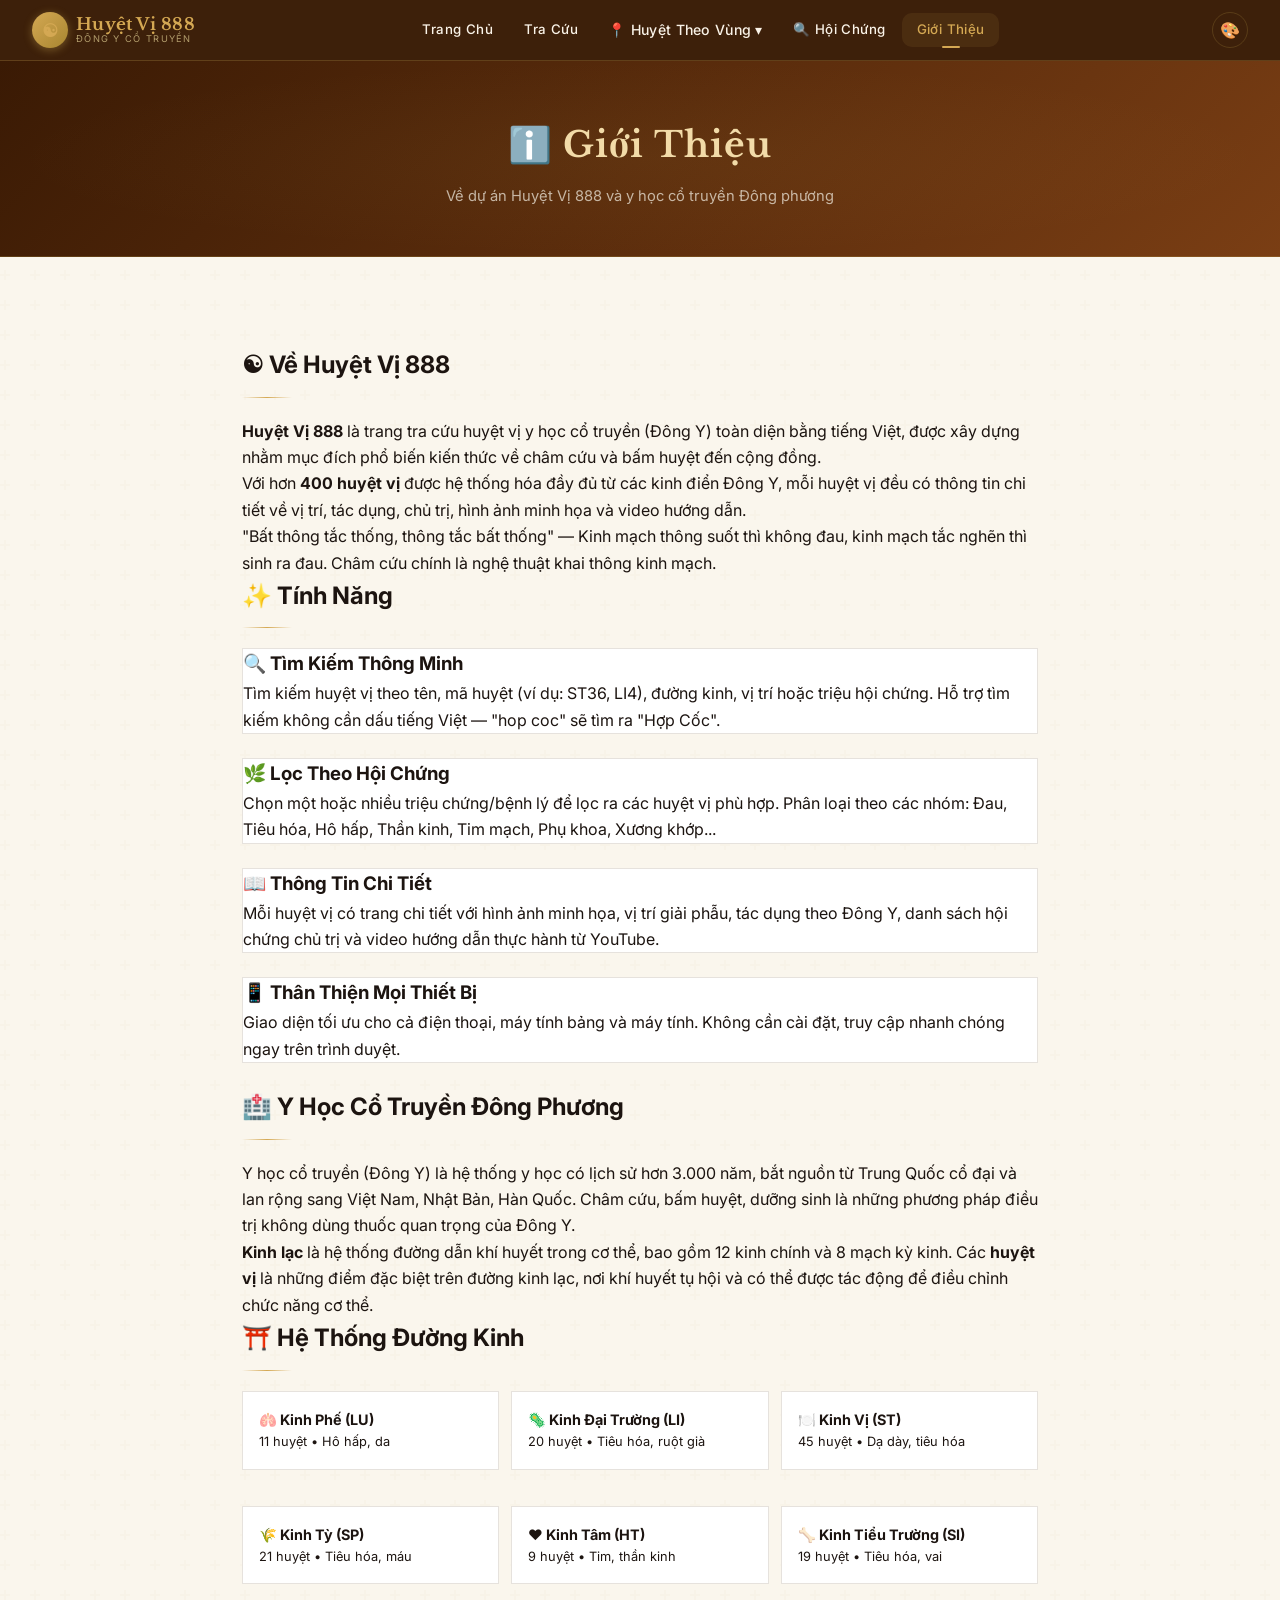
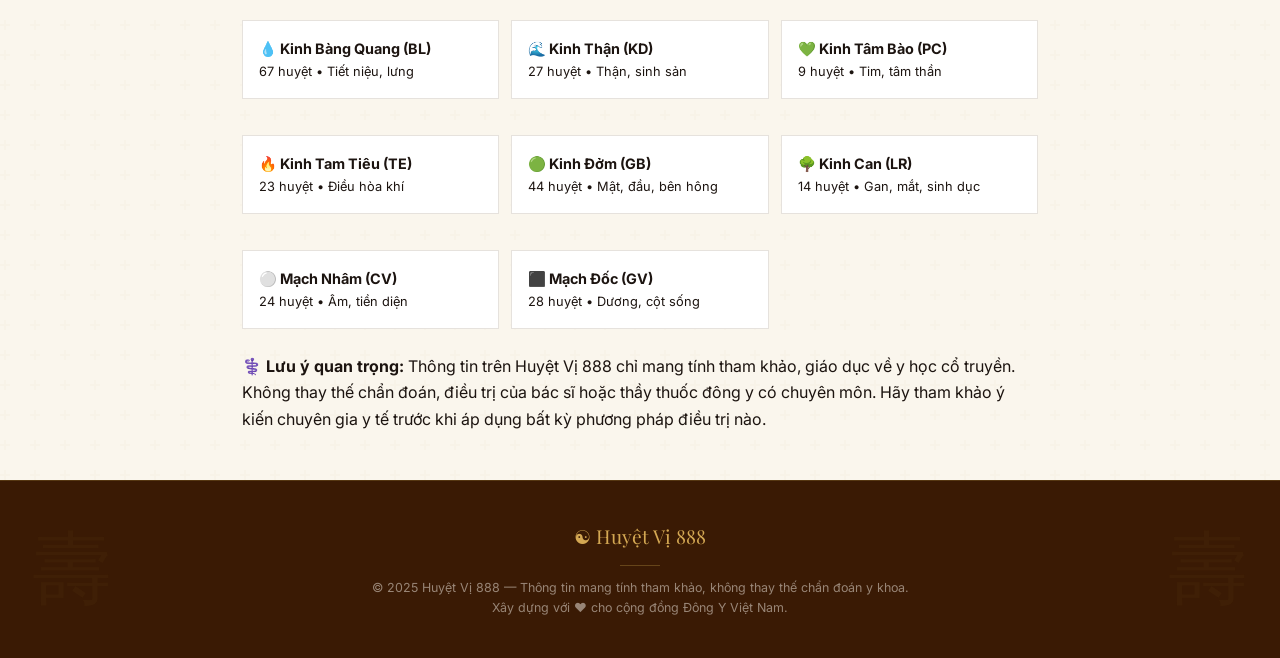
<file: about.html>
<!DOCTYPE html>
<html lang="vi">
<head>
  <meta charset="UTF-8">
  <meta name="viewport" content="width=device-width, initial-scale=1.0">
  <title>Giới Thiệu — Huyệt Vị 888</title>
  <meta name="description" content="Giới thiệu về dự án Huyệt Vị 888 — trang tra cứu huyệt vị Đông Y toàn diện bằng tiếng Việt.">
  <link rel="stylesheet" href="assets/css/style.css">

<style>
.map-nav-dropdown { position: relative; }
.map-nav-btn {
  background: none; border: none; cursor: pointer;
  color: var(--cream, #f5f0e8); font: inherit; font-size: 0.88rem;
  font-weight: 500; letter-spacing: 0.02em;
  padding: 0.4rem 0.85rem; border-radius: 4px;
  transition: color 0.2s, background 0.2s; white-space: nowrap;
}
.map-nav-btn:hover { background: rgba(201,168,76,0.1); color: var(--gold, #c9a84c); }
.map-nav-panel {
  position: absolute; top: calc(100% + 10px); left: 50%;
  transform: translateX(-50%) translateY(-8px);
  min-width: 280px; max-width: 340px;
  background: #fff; border-radius: 10px;
  box-shadow: 0 8px 32px rgba(0,0,0,0.18);
  opacity: 0; pointer-events: none;
  transition: opacity 0.25s ease, transform 0.25s ease;
  z-index: 500; padding: 0.5rem;
  border: 1px solid rgba(0,0,0,0.08);
}
.map-nav-dropdown.open .map-nav-panel {
  opacity: 1; pointer-events: all;
  transform: translateX(-50%) translateY(0);
}
.mnd-card {
  display: flex; align-items: center; gap: 0.6rem;
  padding: 0.5rem 0.6rem; border-radius: 7px; cursor: pointer;
  transition: background 0.15s; text-decoration: none; color: #1a3c34;
}
.mnd-card:hover { background: rgba(26,60,52,0.07); }
.mnd-thumb {
  width: 48px; height: 36px; border-radius: 5px;
  background: #e8e2d6; overflow: hidden; flex-shrink: 0;
  display: flex; align-items: center; justify-content: center; font-size: 1.2rem;
}
.mnd-thumb img { width: 100%; height: 100%; object-fit: cover; }
.mnd-info .mnd-name { font-size: 0.85rem; font-weight: 700; color: #1a3c34; }
.mnd-info .mnd-count { font-size: 0.72rem; color: #555; }
.mnd-empty { padding: 0.75rem; font-size: 0.82rem; color: #aaa; text-align: center; }
.mnd-empty a { color: #1a3c34; font-weight: 600; }
</style>

<style>
.about-section { max-width: 860px !important; margin: 0 auto !important; padding: 3rem 2rem !important; }
</style>
</head>
<body>

<!-- PAGE LOADER -->
<div id="page-loader">
  <div class="loader-symbol">☯</div>
  <div class="loader-text">Đang tải...</div>
</div>

<!-- NAVBAR -->
<nav id="navbar" role="navigation" aria-label="Điều hướng chính">
  <div class="nav-inner">
    <a href="index.html" class="nav-logo">
      <div class="logo-circle">☯</div>
      <div class="logo-text-wrap">
        <span class="logo-main">Huyệt Vị 888</span>
        <span class="logo-sub">Đông Y Cổ Truyền</span>
      </div>
    </a>
    <div class="nav-links">
      <a href="index.html">Trang Chủ</a>
      <a href="search.html">Tra Cứu</a>
            <div class="map-nav-dropdown" id="map-nav-dd">
  <button class="map-nav-btn" id="map-nav-btn">📍 Huyệt Theo Vùng ▾</button>
  <div class="map-nav-panel" id="map-nav-panel">
    <div class="mnd-header">Chọn Vùng Cơ Thể</div>
    <a class="mnd-item" href="huyet-theo-vung.html">
      <span class="mnd-icon">🗂️</span>
      <span class="mnd-name">Tất cả vùng</span>
      <span class="mnd-badge">408</span>
    </a>
    <div class="mnd-divider"></div>
    <a class="mnd-item" href="huyet-theo-vung.html#dau-mat-co">
      <span class="mnd-icon">🧠</span>
      <span class="mnd-name">Đầu – Mặt – Cổ</span>
      <span class="mnd-badge">88</span>
    </a>
    <a class="mnd-item" href="huyet-theo-vung.html#nguc">
      <span class="mnd-icon">🫁</span>
      <span class="mnd-name">Ngực</span>
      <span class="mnd-badge">31</span>
    </a>
    <a class="mnd-item" href="huyet-theo-vung.html#bung">
      <span class="mnd-icon">🫃</span>
      <span class="mnd-name">Bụng</span>
      <span class="mnd-badge">48</span>
    </a>
    <a class="mnd-item" href="huyet-theo-vung.html#lung">
      <span class="mnd-icon">🦴</span>
      <span class="mnd-name">Lưng – Thắt lưng – Xương cùng</span>
      <span class="mnd-badge">64</span>
    </a>
    <a class="mnd-item" href="huyet-theo-vung.html#chi-tren">
      <span class="mnd-icon">💪</span>
      <span class="mnd-name">Chi Trên</span>
      <span class="mnd-badge">85</span>
    </a>
    <a class="mnd-item" href="huyet-theo-vung.html#chi-duoi">
      <span class="mnd-icon">🦵</span>
      <span class="mnd-name">Chi Dưới</span>
      <span class="mnd-badge">92</span>
    </a>
  </div>
</div>
      <a href="benh.html">🔍 Hội Chứng</a>
      <a href="about.html">Giới Thiệu</a>
    </div>
    <!-- Theme switcher -->
    <div class="theme-switcher" id="theme-switcher" title="Đổi giao diện">
      <button class="theme-toggle-btn" id="theme-toggle-btn" aria-label="Đổi theme">🎨</button>
      <div class="theme-dropdown" id="theme-dropdown">
        <div class="theme-dropdown-title">Giao Diện</div>
        <button class="theme-opt" data-theme="jade" title="Xanh ngọc (mặc định)">
          <span class="theme-swatch" style="background:#1a3c34"></span> Ngọc Bích
        </button>
        <button class="theme-opt" data-theme="brown" title="Nâu trầm">
          <span class="theme-swatch" style="background:#5c2e0a"></span> Nâu Trầm
        </button>
        <button class="theme-opt" data-theme="red" title="Đỏ son">
          <span class="theme-swatch" style="background:#7a1515"></span> Đỏ Son
        </button>
        <button class="theme-opt" data-theme="ink" title="Đen mực Tàu">
          <span class="theme-swatch" style="background:#1a1a2e"></span> Mực Tàu
        </button>
      </div>
    </div>
    <button class="hamburger" id="hamburger" aria-label="Mở menu">
      <span></span><span></span><span></span>
    </button>
  </div>
</nav>

<!-- MOBILE NAV -->
<div id="mobile-nav" aria-label="Menu di động">
  <a href="index.html">🏠 Trang Chủ</a>
  <a href="search.html">🔍 Tra Cứu</a>
  <details class="mobile-map-details">
  <summary>📍 Huyệt Theo Vùng</summary>
  <div class="mobile-map-links">
    <a href="huyet-theo-vung.html">🗂️ Tất cả vùng (408 huyệt)</a>
    <a href="huyet-theo-vung.html#dau-mat-co">🧠 Đầu – Mặt – Cổ (88)</a>
    <a href="huyet-theo-vung.html#nguc">🫁 Ngực (31)</a>
    <a href="huyet-theo-vung.html#bung">🫃 Bụng (48)</a>
    <a href="huyet-theo-vung.html#lung">🦴 Lưng – Thắt lưng (64)</a>
    <a href="huyet-theo-vung.html#chi-tren">💪 Chi Trên (85)</a>
    <a href="huyet-theo-vung.html#chi-duoi">🦵 Chi Dưới (92)</a>
  </div>
</details>
  <a href="benh.html">🩺 Hội Chứng</a>
  <a href="about.html">ℹ️ Giới Thiệu</a>
</div>

<main class="main-content page-content">

  <!-- BANNER -->
  <div class="page-banner">
    <h1>ℹ️ Giới Thiệu</h1>
    <p>Về dự án Huyệt Vị 888 và y học cổ truyền Đông phương</p>
  </div>

  <section class="about-section">

    <!-- About project -->
    <div class="reveal">
      <h2>☯ Về Huyệt Vị 888</h2>
      <div class="gold-line" style="margin:0.75rem 0 1.25rem;"></div>
      <p>
        <strong>Huyệt Vị 888</strong> là trang tra cứu huyệt vị y học cổ truyền (Đông Y) toàn diện bằng tiếng Việt,
        được xây dựng nhằm mục đích phổ biến kiến thức về châm cứu và bấm huyệt đến cộng đồng.
      </p>
      <p>
        Với hơn <strong>400 huyệt vị</strong> được hệ thống hóa đầy đủ từ các kinh điển Đông Y,
        mỗi huyệt vị đều có thông tin chi tiết về vị trí, tác dụng, chủ trị, hình ảnh minh họa và video hướng dẫn.
      </p>

      <div class="about-highlight-box">
        "Bất thông tắc thống, thông tắc bất thống" — Kinh mạch thông suốt thì không đau,
        kinh mạch tắc nghẽn thì sinh ra đau. Châm cứu chính là nghệ thuật khai thông kinh mạch.
      </div>
    </div>

    <div class="about-divider"></div>

    <!-- Features -->
    <div class="reveal">
      <h2>✨ Tính Năng</h2>
      <div class="gold-line" style="margin:0.75rem 0 1.25rem;"></div>

      <div class="about-card">
        <h3>🔍 Tìm Kiếm Thông Minh</h3>
        <p>Tìm kiếm huyệt vị theo tên, mã huyệt (ví dụ: ST36, LI4), đường kinh, vị trí hoặc triệu hội chứng. Hỗ trợ tìm kiếm không cần dấu tiếng Việt — "hop coc" sẽ tìm ra "Hợp Cốc".</p>
      </div>

      <div class="about-card">
        <h3>🌿 Lọc Theo Hội Chứng</h3>
        <p>Chọn một hoặc nhiều triệu chứng/bệnh lý để lọc ra các huyệt vị phù hợp. Phân loại theo các nhóm: Đau, Tiêu hóa, Hô hấp, Thần kinh, Tim mạch, Phụ khoa, Xương khớp...</p>
      </div>

      <div class="about-card">
        <h3>📖 Thông Tin Chi Tiết</h3>
        <p>Mỗi huyệt vị có trang chi tiết với hình ảnh minh họa, vị trí giải phẫu, tác dụng theo Đông Y, danh sách hội chứng chủ trị và video hướng dẫn thực hành từ YouTube.</p>
      </div>

      <div class="about-card">
        <h3>📱 Thân Thiện Mọi Thiết Bị</h3>
        <p>Giao diện tối ưu cho cả điện thoại, máy tính bảng và máy tính. Không cần cài đặt, truy cập nhanh chóng ngay trên trình duyệt.</p>
      </div>
    </div>

    <div class="about-divider"></div>

    <!-- TCM intro -->
    <div class="reveal">
      <h2>🏥 Y Học Cổ Truyền Đông Phương</h2>
      <div class="gold-line" style="margin:0.75rem 0 1.25rem;"></div>
      <p>
        Y học cổ truyền (Đông Y) là hệ thống y học có lịch sử hơn 3.000 năm, bắt nguồn từ Trung Quốc cổ đại
        và lan rộng sang Việt Nam, Nhật Bản, Hàn Quốc. Châm cứu, bấm huyệt, dưỡng sinh là những phương pháp
        điều trị không dùng thuốc quan trọng của Đông Y.
      </p>
      <p>
        <strong>Kinh lạc</strong> là hệ thống đường dẫn khí huyết trong cơ thể, bao gồm 12 kinh chính và 8 mạch kỳ kinh.
        Các <strong>huyệt vị</strong> là những điểm đặc biệt trên đường kinh lạc, nơi khí huyết tụ hội
        và có thể được tác động để điều chỉnh chức năng cơ thể.
      </p>
    </div>

    <div class="about-divider"></div>

    <!-- Meridians list -->
    <div class="reveal">
      <h2>⛩️ Hệ Thống Đường Kinh</h2>
      <div class="gold-line" style="margin:0.75rem 0 1.25rem;"></div>

      <div style="display:grid;grid-template-columns:repeat(auto-fill,minmax(220px,1fr));gap:0.75rem;">
        <div class="about-card" style="padding:1rem;">
          <h3 style="font-size:0.9rem;">🫁 Kinh Phế (LU)</h3>
          <p style="font-size:0.8rem;margin:0;">11 huyệt • Hô hấp, da</p>
        </div>
        <div class="about-card" style="padding:1rem;">
          <h3 style="font-size:0.9rem;">🦠 Kinh Đại Trường (LI)</h3>
          <p style="font-size:0.8rem;margin:0;">20 huyệt • Tiêu hóa, ruột già</p>
        </div>
        <div class="about-card" style="padding:1rem;">
          <h3 style="font-size:0.9rem;">🍽️ Kinh Vị (ST)</h3>
          <p style="font-size:0.8rem;margin:0;">45 huyệt • Dạ dày, tiêu hóa</p>
        </div>
        <div class="about-card" style="padding:1rem;">
          <h3 style="font-size:0.9rem;">🌾 Kinh Tỳ (SP)</h3>
          <p style="font-size:0.8rem;margin:0;">21 huyệt • Tiêu hóa, máu</p>
        </div>
        <div class="about-card" style="padding:1rem;">
          <h3 style="font-size:0.9rem;">❤️ Kinh Tâm (HT)</h3>
          <p style="font-size:0.8rem;margin:0;">9 huyệt • Tim, thần kinh</p>
        </div>
        <div class="about-card" style="padding:1rem;">
          <h3 style="font-size:0.9rem;">🦴 Kinh Tiểu Trường (SI)</h3>
          <p style="font-size:0.8rem;margin:0;">19 huyệt • Tiêu hóa, vai</p>
        </div>
        <div class="about-card" style="padding:1rem;">
          <h3 style="font-size:0.9rem;">💧 Kinh Bàng Quang (BL)</h3>
          <p style="font-size:0.8rem;margin:0;">67 huyệt • Tiết niệu, lưng</p>
        </div>
        <div class="about-card" style="padding:1rem;">
          <h3 style="font-size:0.9rem;">🌊 Kinh Thận (KD)</h3>
          <p style="font-size:0.8rem;margin:0;">27 huyệt • Thận, sinh sản</p>
        </div>
        <div class="about-card" style="padding:1rem;">
          <h3 style="font-size:0.9rem;">💚 Kinh Tâm Bào (PC)</h3>
          <p style="font-size:0.8rem;margin:0;">9 huyệt • Tim, tâm thần</p>
        </div>
        <div class="about-card" style="padding:1rem;">
          <h3 style="font-size:0.9rem;">🔥 Kinh Tam Tiêu (TE)</h3>
          <p style="font-size:0.8rem;margin:0;">23 huyệt • Điều hòa khí</p>
        </div>
        <div class="about-card" style="padding:1rem;">
          <h3 style="font-size:0.9rem;">🟢 Kinh Đởm (GB)</h3>
          <p style="font-size:0.8rem;margin:0;">44 huyệt • Mật, đầu, bên hông</p>
        </div>
        <div class="about-card" style="padding:1rem;">
          <h3 style="font-size:0.9rem;">🌳 Kinh Can (LR)</h3>
          <p style="font-size:0.8rem;margin:0;">14 huyệt • Gan, mắt, sinh dục</p>
        </div>
        <div class="about-card" style="padding:1rem;">
          <h3 style="font-size:0.9rem;">⚪ Mạch Nhâm (CV)</h3>
          <p style="font-size:0.8rem;margin:0;">24 huyệt • Âm, tiền diện</p>
        </div>
        <div class="about-card" style="padding:1rem;">
          <h3 style="font-size:0.9rem;">⬛ Mạch Đốc (GV)</h3>
          <p style="font-size:0.8rem;margin:0;">28 huyệt • Dương, cột sống</p>
        </div>
      </div>
    </div>

    <div class="about-divider"></div>

    <!-- Disclaimer -->
    <div class="about-highlight-box reveal">
      ⚕️ <strong>Lưu ý quan trọng:</strong> Thông tin trên Huyệt Vị 888 chỉ mang tính tham khảo,
      giáo dục về y học cổ truyền. Không thay thế chẩn đoán, điều trị của bác sĩ hoặc thầy thuốc
      đông y có chuyên môn. Hãy tham khảo ý kiến chuyên gia y tế trước khi áp dụng bất kỳ
      phương pháp điều trị nào.
    </div>

  </section>

</main>

<!-- FOOTER -->
<footer>
  <div class="footer-logo">☯ Huyệt Vị 888</div>
  <div class="footer-divider"></div>
  <p class="footer-disclaimer">
    © 2025 Huyệt Vị 888 — Thông tin mang tính tham khảo, không thay thế chẩn đoán y khoa.<br>
    Xây dựng với ❤️ cho cộng đồng Đông Y Việt Nam.
  </p>
</footer>

<button id="back-to-top" title="Lên đầu trang" aria-label="Lên đầu trang">▲</button>
<div id="toast" role="status" aria-live="polite"></div>

<script src="assets/js/data.js"></script>
<script src="assets/js/main.js"></script>



<script>
(function() {
  const btn   = document.getElementById('map-nav-btn');
  const dd    = document.getElementById('map-nav-dd');
  const panel = document.getElementById('map-nav-panel');
  if (!btn || !dd || !panel) return;
  function getMaps() {
    try {
      const raw = localStorage.getItem('huyet888-maps');
      if (raw) { const data = JSON.parse(raw); if (data && Array.isArray(data.maps) && data.maps.length) return Promise.resolve(data.maps); }
    } catch(e) {}
    return fetch('assets/js/map-data.json').then(r => r.json()).then(data => (data && data.maps) ? data.maps : []).catch(() => []);
  }
  function renderMaps(maps) {
    if (!maps.length) { panel.innerHTML = '<div class="mnd-empty">Chưa có bản đồ. <a href="admin.html">Vào Admin để tạo →</a></div>'; return; }
    panel.innerHTML = maps.map(m => {
      const thumb = m.imageData ? '<img src="' + m.imageData + '" alt="">' : '🗺️';
      const count = (m.points || []).length;
      return '<a class="mnd-card" href="map-viewer.html?id=' + encodeURIComponent(m.id) + '">' +
        '<div class="mnd-thumb">' + thumb + '</div>' +
        '<div class="mnd-info"><div class="mnd-name">' + (m.title || 'Bản đồ') + '</div>' +
        '<div class="mnd-count">' + count + ' huyệt vị</div></div></a>';
    }).join('');
  }
  function toggle(open) {
    dd.classList.toggle('open', open);
    if (open) { getMaps().then(renderMaps); }
  }
  btn.addEventListener('click', e => { e.stopPropagation(); toggle(!dd.classList.contains('open')); });
  document.addEventListener('click', () => toggle(false));
  panel.addEventListener('click', e => e.stopPropagation());
})();
</script>
</body>
</html>
</file>
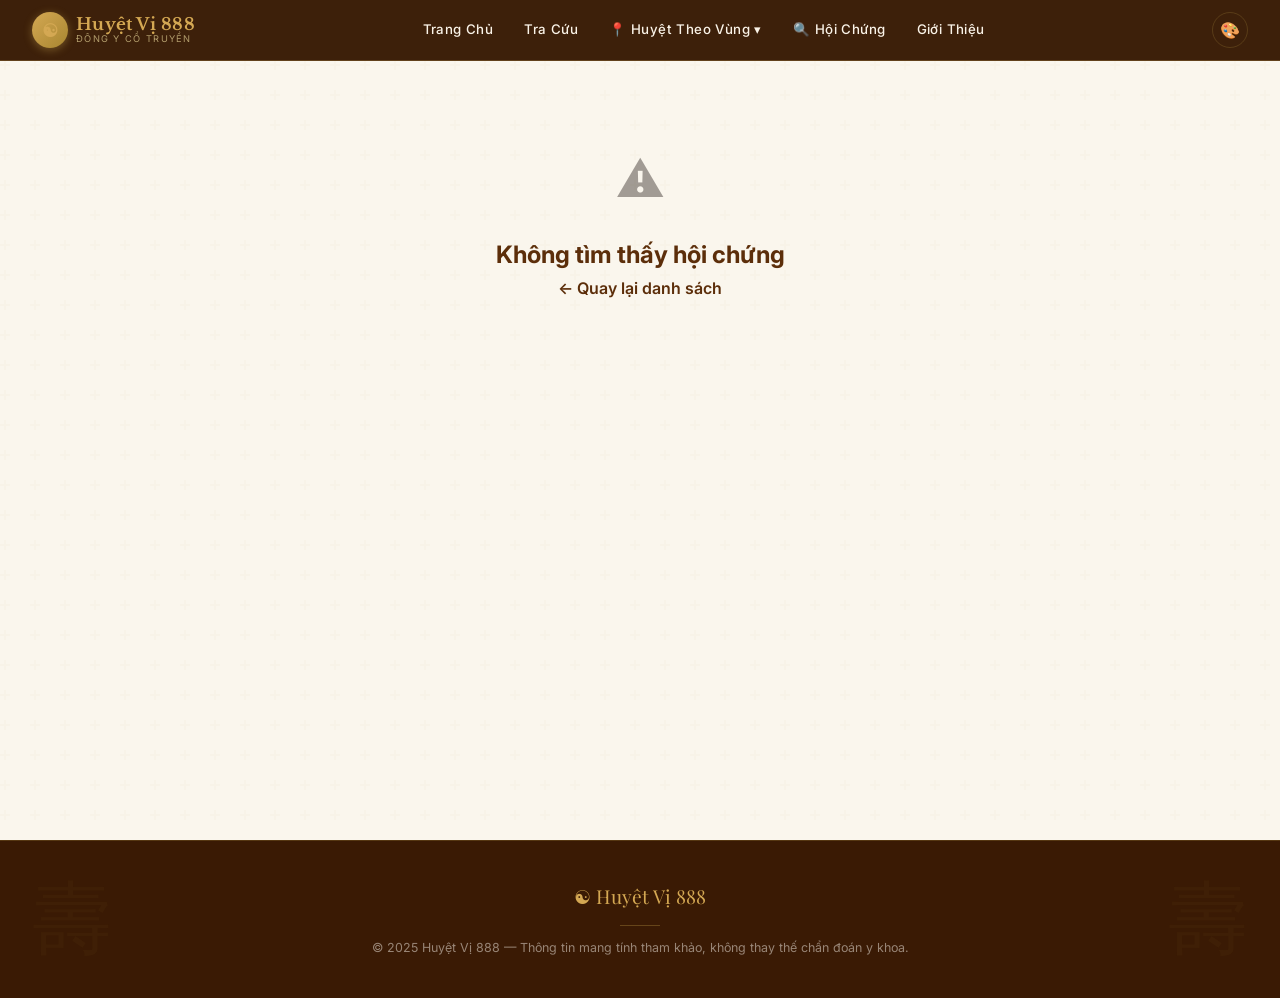
<file: benh-detail.html>
<!DOCTYPE html>
<html lang="vi">
<head>
  <meta charset="UTF-8">
  <meta name="viewport" content="width=device-width, initial-scale=1.0">
  <title>Chi Tiết Hội Chứng — Huyệt Vị 888</title>
  <meta name="description" content="Xem chi tiết hội chứng: triệu chứng, nguyên nhân, trọng tâm trị liệu và các huyệt đạo liên quan.">
  <link rel="stylesheet" href="assets/css/style.css">

</head>
<body>

<!-- PAGE LOADER -->
<div id="page-loader">
  <div class="loader-symbol">☯</div>
  <div class="loader-text">Đang tải...</div>
</div>

<!-- NAVBAR -->
<nav id="navbar" role="navigation" aria-label="Điều hướng chính">
  <div class="nav-inner">
    <a href="index.html" class="nav-logo">
      <div class="logo-circle">☯</div>
      <div class="logo-text-wrap">
        <span class="logo-main">Huyệt Vị 888</span>
        <span class="logo-sub">Đông Y Cổ Truyền</span>
      </div>
    </a>
    <div class="nav-links">
      <a href="index.html">Trang Chủ</a>
      <a href="search.html">Tra Cứu</a>
            <div class="map-nav-dropdown" id="map-nav-dd">
  <button class="map-nav-btn" id="map-nav-btn">📍 Huyệt Theo Vùng ▾</button>
  <div class="map-nav-panel" id="map-nav-panel">
    <div class="mnd-header">Chọn Vùng Cơ Thể</div>
    <a class="mnd-item" href="huyet-theo-vung.html">
      <span class="mnd-icon">🗂️</span>
      <span class="mnd-name">Tất cả vùng</span>
      <span class="mnd-badge">408</span>
    </a>
    <div class="mnd-divider"></div>
    <a class="mnd-item" href="huyet-theo-vung.html#dau-mat-co">
      <span class="mnd-icon">🧠</span>
      <span class="mnd-name">Đầu – Mặt – Cổ</span>
      <span class="mnd-badge">88</span>
    </a>
    <a class="mnd-item" href="huyet-theo-vung.html#nguc">
      <span class="mnd-icon">🫁</span>
      <span class="mnd-name">Ngực</span>
      <span class="mnd-badge">31</span>
    </a>
    <a class="mnd-item" href="huyet-theo-vung.html#bung">
      <span class="mnd-icon">🫃</span>
      <span class="mnd-name">Bụng</span>
      <span class="mnd-badge">48</span>
    </a>
    <a class="mnd-item" href="huyet-theo-vung.html#lung">
      <span class="mnd-icon">🦴</span>
      <span class="mnd-name">Lưng – Thắt lưng – Xương cùng</span>
      <span class="mnd-badge">64</span>
    </a>
    <a class="mnd-item" href="huyet-theo-vung.html#chi-tren">
      <span class="mnd-icon">💪</span>
      <span class="mnd-name">Chi Trên</span>
      <span class="mnd-badge">85</span>
    </a>
    <a class="mnd-item" href="huyet-theo-vung.html#chi-duoi">
      <span class="mnd-icon">🦵</span>
      <span class="mnd-name">Chi Dưới</span>
      <span class="mnd-badge">92</span>
    </a>
  </div>
</div>
      <a href="benh.html">🔍 Hội Chứng</a>
      <a href="about.html">Giới Thiệu</a>
    </div>
    <!-- Theme switcher -->
    <div class="theme-switcher" id="theme-switcher" title="Đổi giao diện">
      <button class="theme-toggle-btn" id="theme-toggle-btn" aria-label="Đổi theme">🎨</button>
      <div class="theme-dropdown" id="theme-dropdown">
        <div class="theme-dropdown-title">Giao Diện</div>
        <button class="theme-opt" data-theme="jade" title="Xanh ngọc (mặc định)">
          <span class="theme-swatch" style="background:#1a3c34"></span> Ngọc Bích
        </button>
        <button class="theme-opt" data-theme="brown" title="Nâu trầm">
          <span class="theme-swatch" style="background:#5c2e0a"></span> Nâu Trầm
        </button>
        <button class="theme-opt" data-theme="red" title="Đỏ son">
          <span class="theme-swatch" style="background:#7a1515"></span> Đỏ Son
        </button>
        <button class="theme-opt" data-theme="ink" title="Đen mực Tàu">
          <span class="theme-swatch" style="background:#1a1a2e"></span> Mực Tàu
        </button>
      </div>
    </div>
    <button class="hamburger" id="hamburger" aria-label="Mở menu">
      <span></span><span></span><span></span>
    </button>
  </div>
</nav>

<!-- MOBILE NAV -->
<div id="mobile-nav" aria-label="Menu di động">
  <a href="index.html">🏠 Trang Chủ</a>
  <a href="search.html">🔍 Tra Cứu</a>
  <details class="mobile-map-details">
  <summary>📍 Huyệt Theo Vùng</summary>
  <div class="mobile-map-links">
    <a href="huyet-theo-vung.html">🗂️ Tất cả vùng (408 huyệt)</a>
    <a href="huyet-theo-vung.html#dau-mat-co">🧠 Đầu – Mặt – Cổ (88)</a>
    <a href="huyet-theo-vung.html#nguc">🫁 Ngực (31)</a>
    <a href="huyet-theo-vung.html#bung">🫃 Bụng (48)</a>
    <a href="huyet-theo-vung.html#lung">🦴 Lưng – Thắt lưng (64)</a>
    <a href="huyet-theo-vung.html#chi-tren">💪 Chi Trên (85)</a>
    <a href="huyet-theo-vung.html#chi-duoi">🦵 Chi Dưới (92)</a>
  </div>
</details>
  <a href="benh.html">🩺 Hội Chứng</a>
  <a href="about.html">ℹ️ Giới Thiệu</a>
</div>

<main class="main-content page-content">
  <div id="benh-detail-container">
    <div style="text-align:center;padding:5rem 1rem;">
      <div style="font-size:3rem;animation:spin 2s linear infinite;display:inline-block;">☯</div>
      <p style="margin-top:1rem;color:var(--text-light);">Đang tải thông tin hội chứng...</p>
    </div>
  </div>
</main>

<!-- FOOTER -->
<footer>
  <div class="footer-logo">☯ Huyệt Vị 888</div>
  <div class="footer-divider"></div>
  <p class="footer-disclaimer">
    © 2025 Huyệt Vị 888 — Thông tin mang tính tham khảo, không thay thế chẩn đoán y khoa.
  </p>
</footer>

<button id="back-to-top" title="Lên đầu trang" aria-label="Lên đầu trang">▲</button>
<div id="toast" role="status" aria-live="polite"></div>

<script src="assets/js/data.js"></script>
<script src="assets/js/benh-data.js"></script>
<script src="assets/js/main.js"></script>
<script src="assets/js/benh.js"></script>



<script>
/* ── Stats + Meridian chips + Hero search ── */
(function() {
  var data = (typeof HUYET_DATA !== 'undefined') ? HUYET_DATA : [];
  var totalEl=document.getElementById('stat-total'),merEl=document.getElementById('stat-meridians'),videoEl=document.getElementById('stat-video');
  if (totalEl) totalEl.textContent = data.length;
  if (merEl) { var m={}; data.forEach(function(h){if(h.duongKinh)m[h.duongKinh]=1;}); merEl.textContent=Object.keys(m).length; }
  if (videoEl) videoEl.textContent = data.filter(function(h){return h.videoURL;}).length;
  var chipsWrap = document.getElementById('meridian-chips');
  if (chipsWrap && data.length) {
    var merMap = {};
    data.forEach(function(h){ if(!h.duongKinh)return; if(!merMap[h.duongKinh])merMap[h.duongKinh]=0; merMap[h.duongKinh]++; });
    chipsWrap.innerHTML = Object.keys(merMap).map(function(mer) {
      return '<a href="search.html?q='+encodeURIComponent(mer)+'" class="chip">'+mer+' <small style="opacity:.6">('+merMap[mer]+')</small></a>';
    }).join('');
  }
  var heroInput=document.getElementById('hero-search'),heroBtn=document.getElementById('hero-search-btn');
  function doSearch(){var q=heroInput?heroInput.value.trim():'';if(q)window.location.href='search.html?q='+encodeURIComponent(q);}
  if (heroBtn) heroBtn.addEventListener('click',doSearch);
  if (heroInput) heroInput.addEventListener('keydown',function(e){if(e.key==='Enter')doSearch();});
})();
</script>

<script>
(function() {
  const btn = document.getElementById('map-nav-btn');
  const dd  = document.getElementById('map-nav-dd');
  if (!btn || !dd) return;
  btn.addEventListener('click', e => { e.stopPropagation(); dd.classList.toggle('open'); });
  document.addEventListener('click', () => dd.classList.remove('open'));
  document.getElementById('map-nav-panel')?.addEventListener('click', e => e.stopPropagation());
})();
</script>

</body>
</html>
</file>
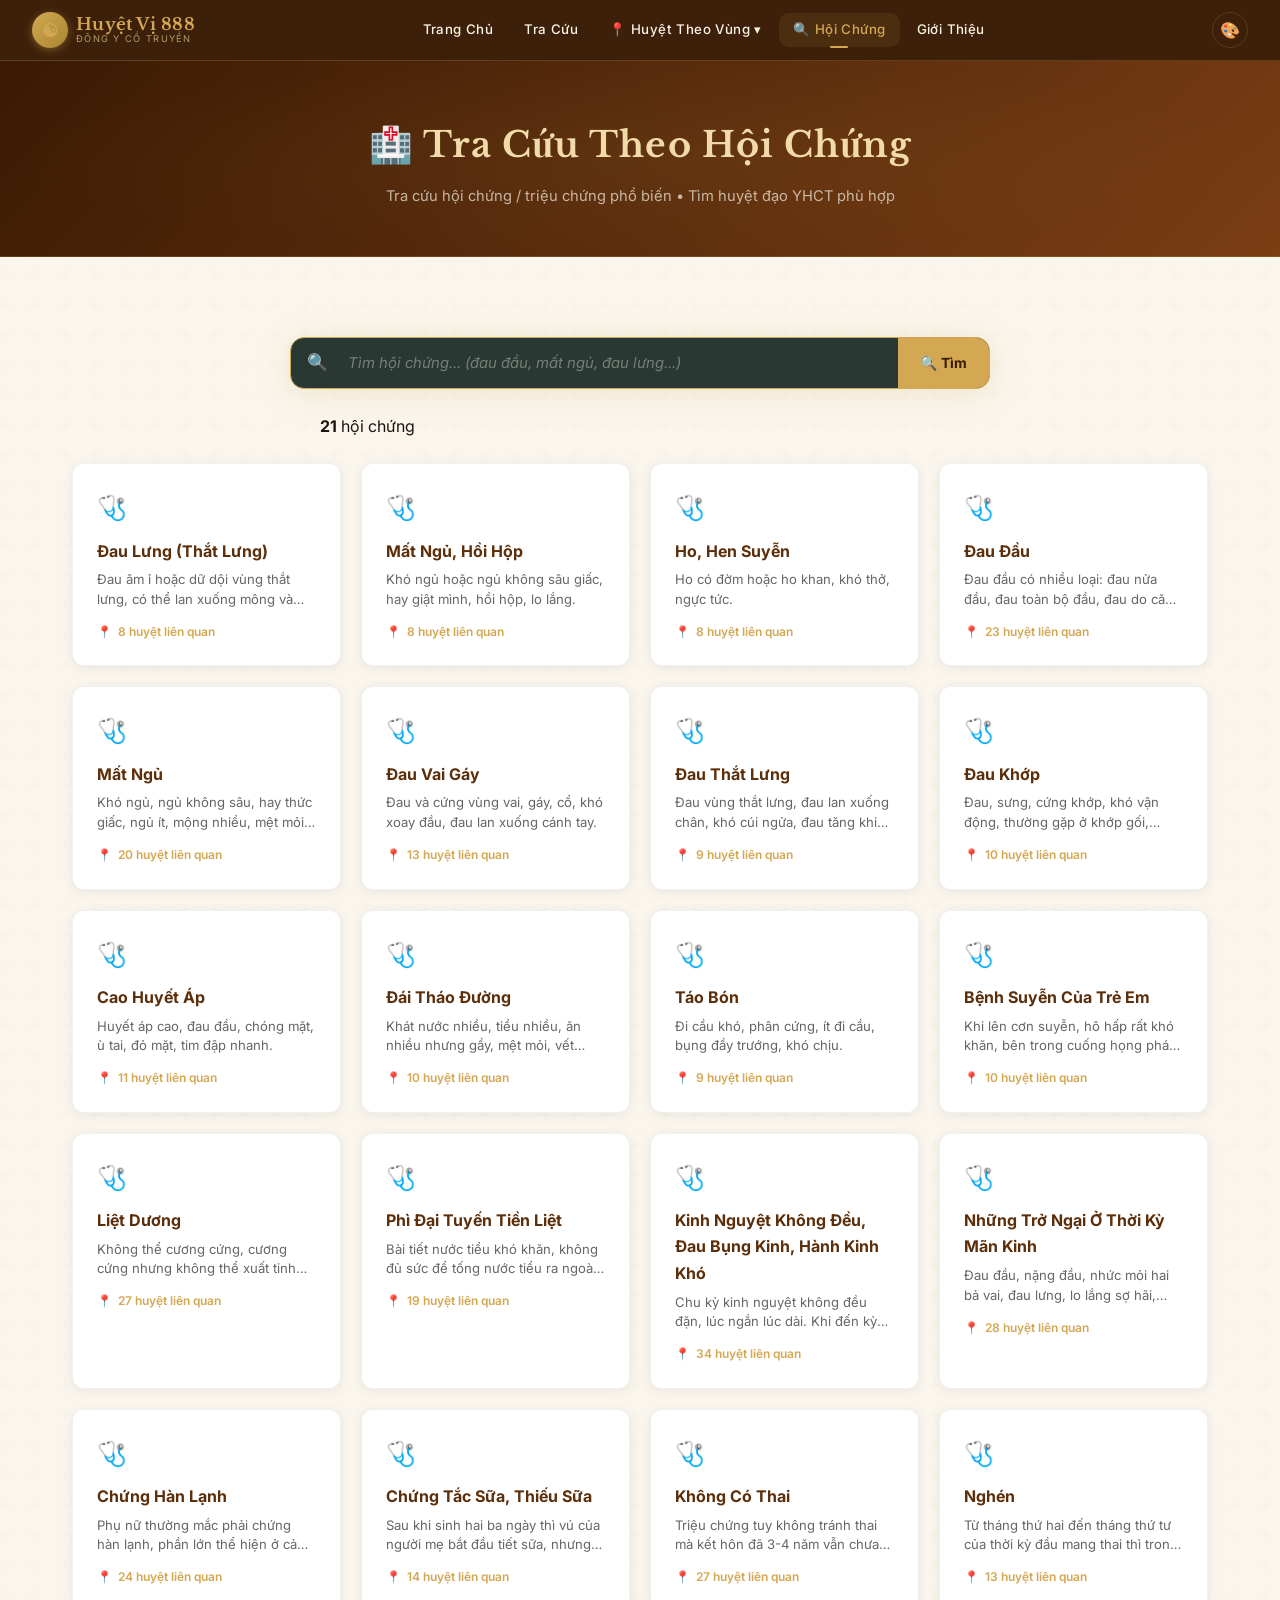
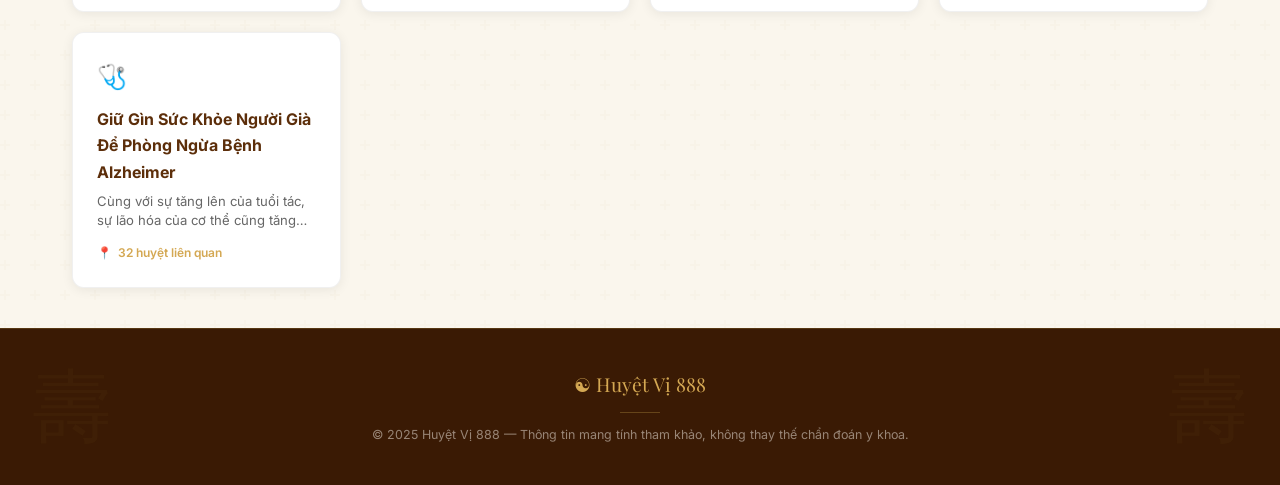
<file: benh.html>
<!DOCTYPE html>
<html lang="vi">
<head>
  <meta charset="UTF-8">
  <meta name="viewport" content="width=device-width, initial-scale=1.0">
  <title>Tra Cứu Theo Hội Chứng — Huyệt Vị 888</title>
  <meta name="description" content="Tra cứu huyệt vị theo hội chứng. Tìm huyệt đạo phù hợp cho từng loại bệnh lý.">
  <link rel="stylesheet" href="assets/css/style.css">


<style>
.search-section { max-width: 1000px; margin: 0 auto; padding: 2.5rem 2rem; }
#benh-grid { max-width: 1000px; margin: 0 auto; }
</style>
</head>
<body>

<!-- PAGE LOADER -->
<div id="page-loader">
  <div class="loader-symbol">☯</div>
  <div class="loader-text">Đang tải...</div>
</div>

<!-- NAVBAR -->
<nav id="navbar" role="navigation" aria-label="Điều hướng chính">
  <div class="nav-inner">
    <a href="index.html" class="nav-logo">
      <div class="logo-circle">☯</div>
      <div class="logo-text-wrap">
        <span class="logo-main">Huyệt Vị 888</span>
        <span class="logo-sub">Đông Y Cổ Truyền</span>
      </div>
    </a>
    <div class="nav-links">
      <a href="index.html">Trang Chủ</a>
      <a href="search.html">Tra Cứu</a>
            <div class="map-nav-dropdown" id="map-nav-dd">
  <button class="map-nav-btn" id="map-nav-btn">📍 Huyệt Theo Vùng ▾</button>
  <div class="map-nav-panel" id="map-nav-panel">
    <div class="mnd-header">Chọn Vùng Cơ Thể</div>
    <a class="mnd-item" href="huyet-theo-vung.html">
      <span class="mnd-icon">🗂️</span>
      <span class="mnd-name">Tất cả vùng</span>
      <span class="mnd-badge">408</span>
    </a>
    <div class="mnd-divider"></div>
    <a class="mnd-item" href="huyet-theo-vung.html#dau-mat-co">
      <span class="mnd-icon">🧠</span>
      <span class="mnd-name">Đầu – Mặt – Cổ</span>
      <span class="mnd-badge">88</span>
    </a>
    <a class="mnd-item" href="huyet-theo-vung.html#nguc">
      <span class="mnd-icon">🫁</span>
      <span class="mnd-name">Ngực</span>
      <span class="mnd-badge">31</span>
    </a>
    <a class="mnd-item" href="huyet-theo-vung.html#bung">
      <span class="mnd-icon">🫃</span>
      <span class="mnd-name">Bụng</span>
      <span class="mnd-badge">48</span>
    </a>
    <a class="mnd-item" href="huyet-theo-vung.html#lung">
      <span class="mnd-icon">🦴</span>
      <span class="mnd-name">Lưng – Thắt lưng – Xương cùng</span>
      <span class="mnd-badge">64</span>
    </a>
    <a class="mnd-item" href="huyet-theo-vung.html#chi-tren">
      <span class="mnd-icon">💪</span>
      <span class="mnd-name">Chi Trên</span>
      <span class="mnd-badge">85</span>
    </a>
    <a class="mnd-item" href="huyet-theo-vung.html#chi-duoi">
      <span class="mnd-icon">🦵</span>
      <span class="mnd-name">Chi Dưới</span>
      <span class="mnd-badge">92</span>
    </a>
  </div>
</div>
      <a href="benh.html">🔍 Hội Chứng</a>
      <a href="about.html">Giới Thiệu</a>
    </div>
    <!-- Theme switcher -->
    <div class="theme-switcher" id="theme-switcher" title="Đổi giao diện">
      <button class="theme-toggle-btn" id="theme-toggle-btn" aria-label="Đổi theme">🎨</button>
      <div class="theme-dropdown" id="theme-dropdown">
        <div class="theme-dropdown-title">Giao Diện</div>
        <button class="theme-opt" data-theme="jade" title="Xanh ngọc (mặc định)">
          <span class="theme-swatch" style="background:#1a3c34"></span> Ngọc Bích
        </button>
        <button class="theme-opt" data-theme="brown" title="Nâu trầm">
          <span class="theme-swatch" style="background:#5c2e0a"></span> Nâu Trầm
        </button>
        <button class="theme-opt" data-theme="red" title="Đỏ son">
          <span class="theme-swatch" style="background:#7a1515"></span> Đỏ Son
        </button>
        <button class="theme-opt" data-theme="ink" title="Đen mực Tàu">
          <span class="theme-swatch" style="background:#1a1a2e"></span> Mực Tàu
        </button>
      </div>
    </div>
    <button class="hamburger" id="hamburger" aria-label="Mở menu">
      <span></span><span></span><span></span>
    </button>
  </div>
</nav>

<!-- MOBILE NAV -->
<div id="mobile-nav" aria-label="Menu di động">
  <a href="index.html">🏠 Trang Chủ</a>
  <a href="search.html">🔍 Tra Cứu</a>
  <details class="mobile-map-details">
  <summary>📍 Huyệt Theo Vùng</summary>
  <div class="mobile-map-links">
    <a href="huyet-theo-vung.html">🗂️ Tất cả vùng (408 huyệt)</a>
    <a href="huyet-theo-vung.html#dau-mat-co">🧠 Đầu – Mặt – Cổ (88)</a>
    <a href="huyet-theo-vung.html#nguc">🫁 Ngực (31)</a>
    <a href="huyet-theo-vung.html#bung">🫃 Bụng (48)</a>
    <a href="huyet-theo-vung.html#lung">🦴 Lưng – Thắt lưng (64)</a>
    <a href="huyet-theo-vung.html#chi-tren">💪 Chi Trên (85)</a>
    <a href="huyet-theo-vung.html#chi-duoi">🦵 Chi Dưới (92)</a>
  </div>
</details>
  <a href="benh.html">🩺 Hội Chứng</a>
  <a href="about.html">ℹ️ Giới Thiệu</a>
</div>

<main class="main-content page-content">

  <!-- BANNER -->
  <div class="page-banner">
    <h1>🏥 Tra Cứu Theo Hội Chứng</h1>
    <p>Tra cứu hội chứng / triệu chứng phổ biến • Tìm huyệt đạo YHCT phù hợp</p>
  </div>

  <section class="search-section">

    <!-- Search box -->
    <div class="search-hero-wrap" role="search">
      <span class="search-hero-icon" aria-hidden="true">🔍</span>
      <input
        type="text"
        id="benh-search"
        class="search-hero-input"
        placeholder="Tìm hội chứng... (đau đầu, mất ngủ, đau lưng...)"
        aria-label="Tìm kiếm hội chứng"
        autocomplete="off"
        autofocus
      >
      <button class="search-hero-clear" id="benh-clear" aria-label="Xóa">✕</button>
      <button class="search-hero-btn">🔍 Tìm</button>
    </div>

    <!-- Result count -->
    <div style="max-width:640px;margin:0 auto 1.5rem;">
      <span class="result-count" id="benh-count">Đang tải...</span>
    </div>

    <!-- Benh grid -->
    <div class="benh-list-grid" id="benh-grid" aria-live="polite">
      <!-- Filled by benh.js -->
    </div>

  </section>

</main>

<!-- FOOTER -->
<footer>
  <div class="footer-logo">☯ Huyệt Vị 888</div>
  <div class="footer-divider"></div>
  <p class="footer-disclaimer">
    © 2025 Huyệt Vị 888 — Thông tin mang tính tham khảo, không thay thế chẩn đoán y khoa.
  </p>
</footer>

<button id="back-to-top" title="Lên đầu trang" aria-label="Lên đầu trang">▲</button>
<div id="toast" role="status" aria-live="polite"></div>

<script src="assets/js/data.js"></script>
<script src="assets/js/benh-data.js"></script>
<script src="assets/js/main.js"></script>
<script src="assets/js/benh.js"></script>

<script>
/* ── Stats + Meridian chips + Hero search ── */
(function() {
  var data = (typeof HUYET_DATA !== 'undefined') ? HUYET_DATA : [];
  var totalEl=document.getElementById('stat-total'),merEl=document.getElementById('stat-meridians'),videoEl=document.getElementById('stat-video');
  if (totalEl) totalEl.textContent = data.length;
  if (merEl) { var m={}; data.forEach(function(h){if(h.duongKinh)m[h.duongKinh]=1;}); merEl.textContent=Object.keys(m).length; }
  if (videoEl) videoEl.textContent = data.filter(function(h){return h.videoURL;}).length;
  var chipsWrap = document.getElementById('meridian-chips');
  if (chipsWrap && data.length) {
    var merMap = {};
    data.forEach(function(h){ if(!h.duongKinh)return; if(!merMap[h.duongKinh])merMap[h.duongKinh]=0; merMap[h.duongKinh]++; });
    chipsWrap.innerHTML = Object.keys(merMap).map(function(mer) {
      return '<a href="search.html?q='+encodeURIComponent(mer)+'" class="chip">'+mer+' <small style="opacity:.6">('+merMap[mer]+')</small></a>';
    }).join('');
  }
  var heroInput=document.getElementById('hero-search'),heroBtn=document.getElementById('hero-search-btn');
  function doSearch(){var q=heroInput?heroInput.value.trim():'';if(q)window.location.href='search.html?q='+encodeURIComponent(q);}
  if (heroBtn) heroBtn.addEventListener('click',doSearch);
  if (heroInput) heroInput.addEventListener('keydown',function(e){if(e.key==='Enter')doSearch();});
})();
</script>

<script>
(function() {
  const btn = document.getElementById('map-nav-btn');
  const dd  = document.getElementById('map-nav-dd');
  if (!btn || !dd) return;
  btn.addEventListener('click', e => { e.stopPropagation(); dd.classList.toggle('open'); });
  document.addEventListener('click', () => dd.classList.remove('open'));
  document.getElementById('map-nav-panel')?.addEventListener('click', e => e.stopPropagation());
})();
</script>

</body>
</html>
</file>
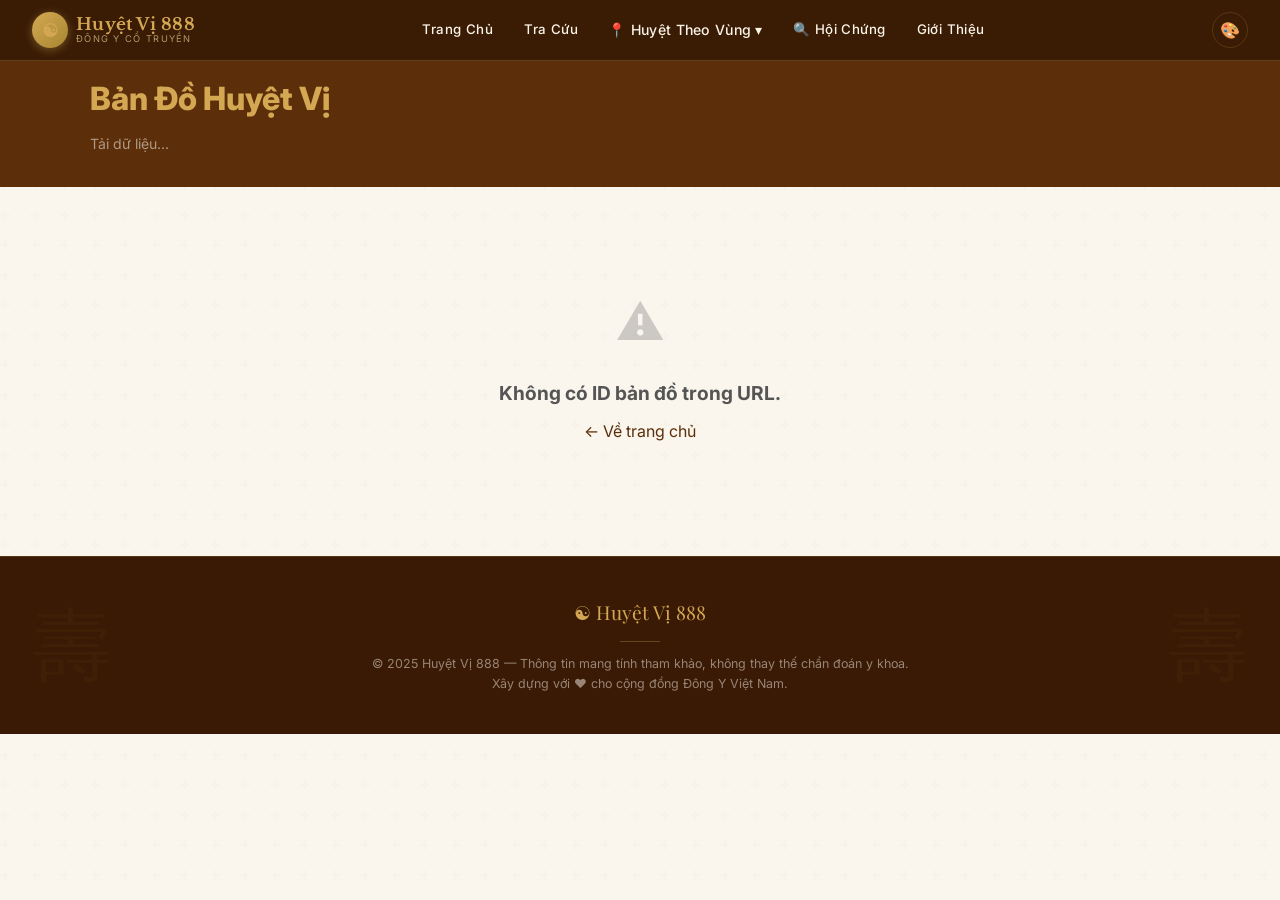
<file: map-viewer.html>
<!DOCTYPE html>
<html lang="vi">
<head>
  <meta charset="UTF-8">
  <meta name="viewport" content="width=device-width, initial-scale=1.0">
  <title>Bản Đồ Huyệt Vị — Huyệt Vị 888</title>
  <meta name="description" content="Xem bản đồ huyệt vị tương tác. Click vào từng điểm để xem chi tiết.">
  <link rel="stylesheet" href="assets/css/style.css">
  <style>
    .viewer-hero {
      background: var(--jade, #1a3c34);
      color: var(--cream, #f5f0e8);
      padding: 2.5rem 1.5rem 2rem;
    }
    .viewer-hero-inner { max-width: 1100px; margin: 0 auto; }
    .viewer-breadcrumb {
      font-size: 0.78rem;
      color: rgba(245,240,232,0.55);
      margin-bottom: 0.75rem;
    }
    .viewer-breadcrumb a { color: rgba(245,240,232,0.7); text-decoration: none; }
    .viewer-breadcrumb a:hover { color: var(--gold, #c9a84c); }
    .viewer-breadcrumb span { margin: 0 0.4rem; }
    .viewer-title {
      font-size: 2rem; font-weight: 800;
      color: var(--gold, #c9a84c);
      margin-bottom: 0.4rem;
    }
    .viewer-subtitle {
      font-size: 0.88rem;
      color: rgba(245,240,232,0.55);
    }

    .viewer-body {
      max-width: 1100px; margin: 0 auto;
      padding: 2rem 1.5rem 3rem;
    }

    .viewer-map-wrap {
      background: #fff;
      border-radius: 12px;
      box-shadow: 0 2px 20px rgba(0,0,0,0.1);
      /* overflow:hidden removed — it was clipping the SVG overlay */
      overflow: visible;
      margin-bottom: 2rem;
      padding: 1rem;
    }

    .viewer-map-wrap .huyet-map-widget {
      max-width: 100%;
    }

    .viewer-badges {
      display: flex; flex-wrap: wrap; gap: 0.5rem;
      margin-top: 1.5rem;
    }
    .viewer-badge {
      display: inline-flex; align-items: center; gap: 0.4rem;
      padding: 0.35rem 0.75rem;
      background: var(--jade-dim, rgba(26,60,52,0.08));
      border: 1px solid rgba(26,60,52,0.15);
      border-radius: 20px;
      font-size: 0.8rem; cursor: pointer;
      transition: all 0.2s;
      color: var(--jade, #1a3c34);
    }
    .viewer-badge:hover {
      background: var(--jade, #1a3c34);
      color: var(--cream, #f5f0e8);
      border-color: transparent;
    }
    .viewer-badge .badge-code {
      font-weight: 700;
      color: var(--gold, #c9a84c);
    }
    .viewer-badge:hover .badge-code { color: #f0dea0; }

    .viewer-empty {
      text-align: center; padding: 4rem 1rem;
      color: #888;
    }
    .viewer-empty .vi-icon { font-size: 3rem; margin-bottom: 1rem; opacity: 0.4; }
    .viewer-empty h2 { font-size: 1.2rem; margin-bottom: 0.5rem; color: #555; }

    .viewer-section-title {
      font-size: 1rem; font-weight: 700;
      color: var(--jade, #1a3c34);
      margin-bottom: 1rem;
      display: flex; align-items: center; gap: 0.5rem;
    }
    .viewer-section-title::after {
      content: '';
      flex: 1; height: 1px;
      background: rgba(26,60,52,0.12);
    }
  
    @keyframes hvmap-pulse {
      0%   { r: 10px; opacity: 0.8; }
      100% { r: 26px; opacity: 0; }
    }
</style>
<style>
.map-nav-dropdown { position: relative; }
.map-nav-btn {
  background: none; border: none; cursor: pointer;
  color: var(--cream, #f5f0e8); font: inherit; font-size: 0.88rem;
  font-weight: 500; letter-spacing: 0.02em;
  padding: 0.4rem 0.85rem; border-radius: 4px;
  transition: color 0.2s, background 0.2s; white-space: nowrap;
}
.map-nav-btn:hover { background: rgba(201,168,76,0.1); color: var(--gold, #c9a84c); }
.map-nav-panel {
  position: absolute; top: calc(100% + 10px); left: 50%;
  transform: translateX(-50%) translateY(-8px);
  min-width: 280px; max-width: 340px;
  background: #fff; border-radius: 10px;
  box-shadow: 0 8px 32px rgba(0,0,0,0.18);
  opacity: 0; pointer-events: none;
  transition: opacity 0.25s ease, transform 0.25s ease;
  z-index: 500; padding: 0.5rem;
  border: 1px solid rgba(0,0,0,0.08);
}
.map-nav-dropdown.open .map-nav-panel {
  opacity: 1; pointer-events: all;
  transform: translateX(-50%) translateY(0);
}
.mnd-card {
  display: flex; align-items: center; gap: 0.6rem;
  padding: 0.5rem 0.6rem; border-radius: 7px; cursor: pointer;
  transition: background 0.15s; text-decoration: none; color: #1a3c34;
}
.mnd-card:hover { background: rgba(26,60,52,0.07); }
.mnd-thumb {
  width: 48px; height: 36px; border-radius: 5px;
  background: #e8e2d6; overflow: hidden; flex-shrink: 0;
  display: flex; align-items: center; justify-content: center; font-size: 1.2rem;
}
.mnd-thumb img { width: 100%; height: 100%; object-fit: cover; }
.mnd-info .mnd-name { font-size: 0.85rem; font-weight: 700; color: #1a3c34; }
.mnd-info .mnd-count { font-size: 0.72rem; color: #555; }
.mnd-empty { padding: 0.75rem; font-size: 0.82rem; color: #aaa; text-align: center; }
.mnd-empty a { color: #1a3c34; font-weight: 600; }
</style>
</head>
<body>

<!-- NAVBAR (đồng bộ với index.html) -->
<!-- NAVBAR -->
<nav id="navbar" role="navigation" aria-label="Điều hướng chính">
  <div class="nav-inner">
    <a href="index.html" class="nav-logo">
      <div class="logo-circle">☯</div>
      <div class="logo-text-wrap">
        <span class="logo-main">Huyệt Vị 888</span>
        <span class="logo-sub">Đông Y Cổ Truyền</span>
      </div>
    </a>
    <div class="nav-links">
      <a href="index.html">Trang Chủ</a>
      <a href="search.html">Tra Cứu</a>
            <div class="map-nav-dropdown" id="map-nav-dd">
  <button class="map-nav-btn" id="map-nav-btn">📍 Huyệt Theo Vùng ▾</button>
  <div class="map-nav-panel" id="map-nav-panel">
    <div class="mnd-header">Chọn Vùng Cơ Thể</div>
    <a class="mnd-item" href="huyet-theo-vung.html">
      <span class="mnd-icon">🗂️</span>
      <span class="mnd-name">Tất cả vùng</span>
      <span class="mnd-badge">408</span>
    </a>
    <div class="mnd-divider"></div>
    <a class="mnd-item" href="huyet-theo-vung.html#dau-mat-co">
      <span class="mnd-icon">🧠</span>
      <span class="mnd-name">Đầu – Mặt – Cổ</span>
      <span class="mnd-badge">88</span>
    </a>
    <a class="mnd-item" href="huyet-theo-vung.html#nguc">
      <span class="mnd-icon">🫁</span>
      <span class="mnd-name">Ngực</span>
      <span class="mnd-badge">31</span>
    </a>
    <a class="mnd-item" href="huyet-theo-vung.html#bung">
      <span class="mnd-icon">🫃</span>
      <span class="mnd-name">Bụng</span>
      <span class="mnd-badge">48</span>
    </a>
    <a class="mnd-item" href="huyet-theo-vung.html#lung">
      <span class="mnd-icon">🦴</span>
      <span class="mnd-name">Lưng – Thắt lưng – Xương cùng</span>
      <span class="mnd-badge">64</span>
    </a>
    <a class="mnd-item" href="huyet-theo-vung.html#chi-tren">
      <span class="mnd-icon">💪</span>
      <span class="mnd-name">Chi Trên</span>
      <span class="mnd-badge">85</span>
    </a>
    <a class="mnd-item" href="huyet-theo-vung.html#chi-duoi">
      <span class="mnd-icon">🦵</span>
      <span class="mnd-name">Chi Dưới</span>
      <span class="mnd-badge">92</span>
    </a>
  </div>
</div>
      <a href="benh.html">🔍 Hội Chứng</a>
      <a href="about.html">Giới Thiệu</a>
    </div>
    <!-- Theme switcher -->
    <div class="theme-switcher" id="theme-switcher" title="Đổi giao diện">
      <button class="theme-toggle-btn" id="theme-toggle-btn" aria-label="Đổi theme">🎨</button>
      <div class="theme-dropdown" id="theme-dropdown">
        <div class="theme-dropdown-title">Giao Diện</div>
        <button class="theme-opt" data-theme="jade" title="Xanh ngọc (mặc định)">
          <span class="theme-swatch" style="background:#1a3c34"></span> Ngọc Bích
        </button>
        <button class="theme-opt" data-theme="brown" title="Nâu trầm">
          <span class="theme-swatch" style="background:#5c2e0a"></span> Nâu Trầm
        </button>
        <button class="theme-opt" data-theme="red" title="Đỏ son">
          <span class="theme-swatch" style="background:#7a1515"></span> Đỏ Son
        </button>
        <button class="theme-opt" data-theme="ink" title="Đen mực Tàu">
          <span class="theme-swatch" style="background:#1a1a2e"></span> Mực Tàu
        </button>
      </div>
    </div>
    <button class="hamburger" id="hamburger" aria-label="Mở menu">
      <span></span><span></span><span></span>
    </button>
  </div>
</nav>

<!-- MOBILE NAV -->
<div id="mobile-nav" aria-label="Menu di động">
  <a href="index.html">🏠 Trang Chủ</a>
  <a href="search.html">🔍 Tra Cứu</a>
  <details class="mobile-map-details">
  <summary>📍 Huyệt Theo Vùng</summary>
  <div class="mobile-map-links">
    <a href="huyet-theo-vung.html">🗂️ Tất cả vùng (408 huyệt)</a>
    <a href="huyet-theo-vung.html#dau-mat-co">🧠 Đầu – Mặt – Cổ (88)</a>
    <a href="huyet-theo-vung.html#nguc">🫁 Ngực (31)</a>
    <a href="huyet-theo-vung.html#bung">🫃 Bụng (48)</a>
    <a href="huyet-theo-vung.html#lung">🦴 Lưng – Thắt lưng (64)</a>
    <a href="huyet-theo-vung.html#chi-tren">💪 Chi Trên (85)</a>
    <a href="huyet-theo-vung.html#chi-duoi">🦵 Chi Dưới (92)</a>
  </div>
</details>
  <a href="benh.html">🩺 Hội Chứng</a>
  <a href="about.html">ℹ️ Giới Thiệu</a>
</div>

<!-- HERO -->
<div class="viewer-hero">
  <div class="viewer-hero-inner">
    <div class="viewer-breadcrumb">
      <a href="index.html">Trang chủ</a>
      <span>›</span>
      <a href="#">Huyệt Vị Theo Vùng</a>
      <span>›</span>
      <span id="bc-name">Đang tải...</span>
    </div>
    <h1 class="viewer-title" id="viewer-title">Bản Đồ Huyệt Vị</h1>
    <p class="viewer-subtitle" id="viewer-subtitle">Tải dữ liệu...</p>
  </div>
</div>

<!-- BODY -->
<div class="viewer-body">
  <div id="viewer-content">
    <div class="viewer-empty">
      <div class="vi-icon">🗺️</div>
      <h2>Đang tải bản đồ...</h2>
    </div>
  </div>
</div>

<footer>
  <div class="footer-logo">☯ Huyệt Vị 888</div>
  <div class="footer-divider"></div>
  <p class="footer-disclaimer">
    © 2025 Huyệt Vị 888 — Thông tin mang tính tham khảo, không thay thế chẩn đoán y khoa.<br>
    Xây dựng với ❤️ cho cộng đồng Đông Y Việt Nam.
  </p>
</footer>

<button id="back-to-top" title="Lên đầu trang" aria-label="Lên đầu trang">▲</button>
<div id="toast" role="status" aria-live="polite"></div>

<script src="assets/js/data.js"></script>
<script src="assets/js/main.js"></script>
<script>
(function () {
  const params = new URLSearchParams(location.search);
  const mapId  = params.get('id');

  const $ = id => document.getElementById(id);

  function showError(msg) {
    $('viewer-content').innerHTML = `
      <div class="viewer-empty">
        <div class="vi-icon">⚠️</div>
        <h2>${msg}</h2>
        <p><a href="index.html" style="color:var(--jade,#1a3c34)">← Về trang chủ</a></p>
      </div>`;
  }

  if (!mapId) { showError('Không có ID bản đồ trong URL.'); return; }

  // Đọc từ localStorage trước (admin lưu ở đây), fallback sang fetch
  function getMapData() {
    try {
      const raw = localStorage.getItem('huyet888-maps');
      if (raw) {
        const data = JSON.parse(raw);
        if (data && Array.isArray(data.maps) && data.maps.length)
          return Promise.resolve(data);
      }
    } catch(e) {}
    return fetch('assets/js/map-data.json').then(r => r.json());
  }

  getMapData()
    .then(data => {
      const map = (data.maps || []).find(m => m.id === mapId);
      if (!map) { showError('Không tìm thấy bản đồ với ID: ' + mapId); return; }

      /* Breadcrumb + title */
      $('bc-name').textContent   = map.title || 'Bản đồ';
      $('viewer-title').textContent = map.title || 'Bản Đồ Huyệt Vị';
      document.title = (map.title || 'Bản Đồ') + ' — Huyệt Vị 888';
      const pts = map.points || [];
      $('viewer-subtitle').textContent =
        pts.length ? `${pts.length} huyệt vị được đánh dấu trên bản đồ` : 'Chưa có huyệt vị';

      /* Build map widget container */
      const wrapId = 'viewer-map-widget-' + mapId;
      const content = document.createElement('div');
      content.innerHTML = `
        <div class="viewer-map-wrap">
          <div class="viewer-section-title">🗺️ Bản đồ tương tác</div>
          <div class="huyet-map-widget" id="${wrapId}"
               data-map-id="${mapId}"
               data-json="assets/js/map-data.json"></div>
        </div>
        <div class="viewer-section-title">📍 Danh sách huyệt vị</div>
        <div class="viewer-badges" id="viewer-badges"></div>
      `;
      $('viewer-content').innerHTML = '';
      $('viewer-content').appendChild(content);

      /* Render widget manually since DOM was just created */
      const widgetEl = document.getElementById(wrapId);
      _hvmapRenderOne(widgetEl, map);

      /* Badges */
      const badgesEl = document.getElementById('viewer-badges');
      if (pts.length === 0) {
        badgesEl.innerHTML = '<p style="color:#999;font-size:.85rem;">Chưa có huyệt vị được đánh dấu.</p>';
      } else {
        pts.forEach(pt => {
          const btn = document.createElement('button');
          btn.className = 'viewer-badge';
          btn.innerHTML = `<span class="badge-code">${pt.ma || ''}</span> ${pt.ten || ''}`;
          btn.title = pt.duongKinh || '';
          btn.addEventListener('click', () => {
            /* Highlight point on map for 2s */
            const svg = widgetEl.querySelector('svg.hvmap-svg');
            if (svg) {
              const g = svg.querySelector(`[data-id="${pt.id}"]`);
              if (g) {
                svg.querySelectorAll('.hv-highlight').forEach(el => el.classList.remove('hv-highlight'));
                g.classList.add('hv-highlight');
                g.scrollIntoView({ behavior: 'smooth', block: 'center' });
                setTimeout(() => g.classList.remove('hv-highlight'), 2000);
              }
            }
          });
          badgesEl.appendChild(btn);
        });
      }
    })
    .catch(err => showError('Không thể tải dữ liệu bản đồ. Hãy kiểm tra Admin đã tạo bản đồ chưa.'));

  /* ── Map Render (bulletproof overlay version) ─────────────── */
  function _hvmapRenderOne(container, map) {
    container.innerHTML = '';

    // Wrapper: position:relative, display:block — SVG overlay sẽ dựa vào đây
    const wrapper = document.createElement('div');
    wrapper.style.cssText = 'position:relative;display:block;width:100%;line-height:0;';

    const img = document.createElement('img');
    img.alt   = map.title || 'Bản đồ huyệt vị';
    img.style.cssText = 'display:block;width:100%;height:auto;border-radius:8px;';
    wrapper.appendChild(img);

    // SVG: absolute, sẽ được resize sau khi img load bằng ResizeObserver
    const svgNS = 'http://www.w3.org/2000/svg';
    const svg = document.createElementNS(svgNS, 'svg');
    svg.style.cssText = 'position:absolute;top:0;left:0;overflow:visible;pointer-events:none;';
    wrapper.appendChild(svg);
    container.appendChild(wrapper);

    // Tooltip
    let tt = document.getElementById('hvmap-tooltip');
    if (!tt) {
      tt = document.createElement('div');
      tt.id = 'hvmap-tooltip';
      tt.style.cssText = 'position:fixed;z-index:99999;background:rgba(15,37,32,.92);color:#f0dea0;'
        + 'padding:7px 12px;border-radius:7px;font-size:13px;display:none;pointer-events:none;'
        + 'white-space:nowrap;border:1px solid rgba(201,168,76,.3);line-height:1.5;'
        + 'box-shadow:0 4px 20px rgba(0,0,0,.4);font-family:Segoe UI,system-ui,sans-serif;';
      document.body.appendChild(tt);
    }
    document.addEventListener('mousemove', function(e) {
      if (tt.style.display === 'block') {
        tt.style.left = (e.clientX + 14) + 'px';
        tt.style.top  = (e.clientY - 10) + 'px';
      }
    });

    // Core render: called after img dimensions are known
    function doRender() {
      if (svg._rendered) return;
      const nw = img.naturalWidth;
      const nh = img.naturalHeight;
      if (!nw || !nh) return;
      svg._rendered = true;

      // Match SVG pixel size to img rendered size
      const rw = img.offsetWidth  || img.clientWidth  || nw;
      const rh = img.offsetHeight || img.clientHeight || nh;
      svg.setAttribute('width',   rw);
      svg.setAttribute('height',  rh);
      svg.setAttribute('viewBox', '0 0 ' + nw + ' ' + nh);
      svg.setAttribute('preserveAspectRatio', 'none');

      (map.points || []).forEach(function(pt) {
        const cx = (parseFloat(pt.x) / 100) * nw;
        const cy = (parseFloat(pt.y) / 100) * nh;

        const g = document.createElementNS(svgNS, 'g');
        g.style.cursor = 'pointer';
        g.dataset.id = pt.id;

        const pulse = document.createElementNS(svgNS, 'circle');
        pulse.setAttribute('cx', cx); pulse.setAttribute('cy', cy); pulse.setAttribute('r', '10');
        pulse.setAttribute('fill', 'none');
        pulse.setAttribute('stroke', pt.color && pt.color !== '#1a1a1a' ? pt.color : '#1a1a1a');
        pulse.setAttribute('stroke-width', '1.5');
        pulse.style.animation = 'hvmap-pulse 2.5s ease-out infinite';
        g.appendChild(pulse);

        const dot = document.createElementNS(svgNS, 'circle');
        dot.setAttribute('cx', cx); dot.setAttribute('cy', cy); dot.setAttribute('r', '8');
        dot.setAttribute('fill',   pt.color && pt.color !== '#1a1a1a' ? pt.color : '#1a1a1a');
        dot.setAttribute('stroke', 'white'); dot.setAttribute('stroke-width', '2');
        dot.style.cursor = 'pointer';
        g.appendChild(dot);

        const label = document.createElementNS(svgNS, 'text');
        label.setAttribute('x', cx); label.setAttribute('y', cy);
        label.setAttribute('dy', '-14'); label.setAttribute('text-anchor', 'middle');
        label.setAttribute('font-size', '12'); label.setAttribute('font-weight', '700');
        label.setAttribute('fill', '#1a1a1a');
        label.setAttribute('paint-order', 'stroke');
        label.setAttribute('stroke', 'white'); label.setAttribute('stroke-width', '3');
        label.setAttribute('pointer-events', 'none');
        label.style.fontFamily = 'Segoe UI,system-ui,sans-serif';
        label.textContent = pt.ma || '';
        g.appendChild(label);

        // Hover
        g.addEventListener('mouseenter', function(e) {
          dot.setAttribute('r', '10');
          dot.setAttribute('fill', '#c9a84c');
          tt.innerHTML = '<strong>' + (pt.ma||'') + '</strong><br>' + (pt.ten||'')
            + '<br><small style="opacity:.7">' + (pt.duongKinh||'') + '</small>';
          tt.style.left = (e.clientX + 14) + 'px';
          tt.style.top  = (e.clientY - 10) + 'px';
          tt.style.display = 'block';
          g.style.pointerEvents = 'all';
          svg.style.pointerEvents = 'all';
        });
        g.addEventListener('mouseleave', function() {
          dot.setAttribute('r', '8');
          dot.setAttribute('fill', pt.color && pt.color !== '#1a1a1a' ? pt.color : '#1a1a1a');
          tt.style.display = 'none';
        });

        // Click → navigate
        g.addEventListener('click', function() {
          var url = '';
          if (pt.huyetId) url = 'detail.html?ma=' + encodeURIComponent(pt.huyetId);
          else if (pt.url) url = pt.url;
          else if (pt.ma)  url = 'detail.html?ma=' + encodeURIComponent(pt.ma);
          if (url) window.location.href = url;
        });

        svg.appendChild(g);
      });

      // SVG needs pointer-events on for hover/click
      svg.style.pointerEvents = 'all';
    }

    img.onload = function() {
      doRender();
      // Update SVG size when img resizes (e.g. window resize)
      if (window.ResizeObserver) {
        new ResizeObserver(function() {
          if (!svg._rendered) return;
          const rw = img.offsetWidth;
          const rh = img.offsetHeight;
          if (rw && rh) {
            svg.setAttribute('width',  rw);
            svg.setAttribute('height', rh);
          }
        }).observe(img);
      }
    };
    img.src = map.imageData || '';
    if (img.complete && img.naturalWidth) img.onload();
  }
})();
</script>
</file>
<file: assets/css/style.css>
/* =====================================================
   HUYỆT VỊ 888 — style.css v9
   Phong cách Á Đông — 3D Modern · Clear Typography
   ===================================================== */

@import url('https://fonts.googleapis.com/css2?family=Playfair+Display:ital,wght@0,400;0,600;0,700;0,900;1,400&family=Inter:wght@300;400;500;600;700&family=Libre+Baskerville:ital,wght@0,400;0,700;1,400&family=Crimson+Pro:ital,wght@0,400;0,600;1,400&display=swap');

/* ===== CSS VARIABLES ===== */
:root {
  --ink:       #1c1410;
  --ink-mid:   #2e2018;
  --ink-soft:  #4a3728;
  --jade:      #1a3c34;
  --jade-dark: #0f2520;
  --jade-mid:  #245044;
  --jade-light:#2e6b5a;
  --gold:      #c9a84c;
  --gold-light:#e8c96d;
  --gold-pale: #f0dea0;
  --gold-dim:  #a88630;
  --vermilion: #8b2020;
  --bamboo:    #5c7a3e;
  --cream:     #f4efe4;
  --cream-dark:#ede5d5;
  --cream-mid: #e6dcc8;
  --cream-warm:#f8f3ea;
  --parchment: #faf6ed;
  --white:     #ffffff;
  --text-dark: #1c1410;
  --text-mid:  #3d2e22;
  --text-light:#7a6555;
  --border:    rgba(90,60,30,0.15);
  --border-gold: rgba(201,168,76,0.3);
  --shadow-sm: 0 2px 12px rgba(28,20,16,0.1);
  --shadow-md: 0 6px 28px rgba(28,20,16,0.15);
  --shadow-lg: 0 12px 50px rgba(28,20,16,0.22);
  --radius:    10px;
  --radius-sm: 6px;
  --radius-lg: 18px;
  --transition:0.3s ease;
  --font-display: 'Playfair Display', Georgia, 'Times New Roman', serif;
  --font-serif:  'Noto Serif', Georgia, serif;
  --font-sans:   'Inter', 'Segoe UI', sans-serif;
}

/* ===== RESET & BASE ===== */
*, *::before, *::after { box-sizing: border-box; margin: 0; padding: 0; }
html { scroll-behavior: smooth; font-size: 16px; }
body {
  font-family: var(--font-sans);
  -webkit-font-smoothing: antialiased;
  -moz-osx-font-smoothing: grayscale;
  background-color: var(--parchment);
  color: var(--text-dark);
  line-height: 1.65;
  min-height: 100vh;
  overflow-x: hidden;
  background-image:
    url("data:image/svg+xml,%3Csvg width='60' height='60' viewBox='0 0 60 60' xmlns='http://www.w3.org/2000/svg'%3E%3Cg fill='none' fill-rule='evenodd'%3E%3Cg fill='%23c9a84c' fill-opacity='0.03'%3E%3Cpath d='M36 34v-4h-2v4h-4v2h4v4h2v-4h4v-2h-4zm0-30V0h-2v4h-4v2h4v4h2V6h4V4h-4zM6 34v-4H4v4H0v2h4v4h2v-4h4v-2H6zM6 4V0H4v4H0v2h4v4h2V6h4V4H6z'/%3E%3C/g%3E%3C/g%3E%3C/svg%3E");
}
a { color: inherit; text-decoration: none; }
img { max-width: 100%; display: block; }
ul { list-style: none; }
button { cursor: pointer; border: none; background: none; font-family: inherit; }
input, select { font-family: inherit; }

/* ===== PAGE FADE-IN ===== */
@keyframes fadeInPage {
  from { opacity: 0; transform: translateY(16px); }
  to   { opacity: 1; transform: translateY(0); }
}
.page-content { animation: fadeInPage 0.55s ease forwards; }

/* ===== LOADER ===== */
#page-loader {
  position: fixed; inset: 0;
  background: var(--jade-dark);
  display: flex; flex-direction: column;
  align-items: center; justify-content: center;
  z-index: 9999;
  transition: opacity 0.6s ease, visibility 0.6s ease;
}
#page-loader.hidden { opacity: 0; visibility: hidden; }
.loader-symbol {
  font-size: 3.5rem; color: var(--gold);
  animation: spin 3s linear infinite;
}
.loader-text {
  margin-top: 1.2rem;
  font-family: var(--font-display);
  color: var(--gold-pale);
  font-size: 1.1rem;
  letter-spacing: 0.15em;
}
@keyframes spin { to { transform: rotate(360deg); } }

/* ===== NAVIGATION ===== */
#navbar {
  position: fixed; top: 0; left: 0; right: 0;
  z-index: 1000;
  background: rgba(15,37,32,0.98);
  backdrop-filter: blur(12px);
  border-bottom: 1px solid rgba(201,168,76,0.25);
  transition: box-shadow var(--transition);
}
#navbar.scrolled {
  box-shadow: 0 4px 30px rgba(0,0,0,0.5);
  border-bottom-color: rgba(201,168,76,0.4);
}
.nav-inner {
  max-width: 1280px; margin: 0 auto;
  padding: 0 2rem;
  height: 60px;
  display: flex; align-items: center; justify-content: space-between;
}
.nav-logo {
  display: flex; align-items: center; gap: 0.6rem;
  font-family: var(--font-display);
  font-size: 1.35rem; font-weight: 700;
  color: var(--gold);
  letter-spacing: 0.04em; white-space: nowrap;
}
.nav-logo .logo-icon { font-size: 1.5rem; animation: gentlePulse 4s ease-in-out infinite; }
@keyframes gentlePulse {
  0%,100% { transform: scale(1); opacity: 1; }
  50% { transform: scale(1.1); opacity: 0.8; }
}
.nav-links { display: flex; align-items: center; gap: 0.15rem; }
.nav-links a {
  color: var(--cream);
  font-size: 0.83rem; font-weight: 500;
  padding: 0.4rem 0.9rem;
  border-radius: var(--radius);
  transition: all var(--transition);
  letter-spacing: 0.03em;
  position: relative;
}
.nav-links a:hover, .nav-links a.active { color: var(--gold); background: rgba(201,168,76,0.1); }
.nav-links a.active::after {
  content: '';
  position: absolute; bottom: -1px; left: 50%; transform: translateX(-50%);
  width: 18px; height: 2px;
  background: var(--gold); border-radius: 2px;
}
.hamburger {
  display: none; flex-direction: column; gap: 5px;
  padding: 6px; cursor: pointer; border-radius: var(--radius);
  transition: background var(--transition);
}
.hamburger:hover { background: rgba(201,168,76,0.1); }
.hamburger span {
  display: block; width: 22px; height: 2px;
  background: var(--cream); border-radius: 2px;
  transition: all 0.3s ease;
}
.hamburger.open span:nth-child(1) { transform: rotate(45deg) translate(5px,5px); }
.hamburger.open span:nth-child(2) { opacity: 0; }
.hamburger.open span:nth-child(3) { transform: rotate(-45deg) translate(5px,-5px); }
#mobile-nav {
  display: none; position: fixed; top: 60px; left: 0; right: 0;
  background: var(--jade-dark);
  border-bottom: 1px solid rgba(201,168,76,0.2);
  z-index: 999; padding: 1rem 1.5rem;
  flex-direction: column; gap: 0.25rem;
}
#mobile-nav.open { display: flex; }
#mobile-nav a {
  color: var(--cream); font-size: 0.95rem;
  padding: 0.6rem 0.75rem; border-radius: var(--radius);
  transition: all var(--transition);
}
#mobile-nav a:hover, #mobile-nav a.active { color: var(--gold); background: rgba(201,168,76,0.1); }

/* ===== MAIN CONTENT OFFSET ===== */
.main-content { padding-top: 60px; min-height: calc(100vh - 60px); }

/* ===== FOOTER ===== */
footer {
  background: var(--jade-dark);
  color: var(--cream-dark);
  text-align: center;
  padding: 2.5rem 1.5rem;
  border-top: 1px solid rgba(201,168,76,0.2);
  position: relative;
}
footer::before {
  content: '壽';
  position: absolute; left: 2rem; top: 50%; transform: translateY(-50%);
  font-size: 5rem; color: rgba(201,168,76,0.04);
  font-family: serif; line-height: 1;
  pointer-events: none;
}
footer::after {
  content: '壽';
  position: absolute; right: 2rem; top: 50%; transform: translateY(-50%);
  font-size: 5rem; color: rgba(201,168,76,0.04);
  font-family: serif; line-height: 1;
  pointer-events: none;
}
.footer-logo {
  font-family: var(--font-display);
  color: var(--gold); font-size: 1.2rem; margin-bottom: 0.5rem;
}
.footer-disclaimer {
  font-size: 0.78rem; color: rgba(245,240,232,0.5);
  max-width: 600px; margin: 0.5rem auto 0; line-height: 1.6;
}
.footer-divider { width: 40px; height: 1px; background: rgba(201,168,76,0.3); margin: 0.75rem auto; }

/* ===== BACK TO TOP ===== */
#back-to-top {
  position: fixed; bottom: 2rem; right: 2rem;
  width: 42px; height: 42px;
  background: var(--jade);
  border: 1px solid rgba(201,168,76,0.4);
  color: var(--gold); border-radius: 50%; font-size: 1rem;
  display: flex; align-items: center; justify-content: center;
  cursor: pointer; z-index: 500;
  opacity: 0; visibility: hidden;
  transition: all var(--transition); box-shadow: var(--shadow-md);
}
#back-to-top.visible { opacity: 1; visibility: visible; }
#back-to-top:hover { background: var(--jade-light); transform: translateY(-2px); }

/* ===== TOAST ===== */
#toast {
  position: fixed; bottom: 5rem; right: 2rem;
  background: var(--jade);
  color: var(--gold-pale);
  padding: 0.65rem 1.25rem;
  border-radius: var(--radius);
  border: 1px solid rgba(201,168,76,0.35);
  font-size: 0.82rem; z-index: 2000;
  opacity: 0; visibility: hidden;
  transform: translateY(10px);
  transition: all 0.3s ease; box-shadow: var(--shadow-md);
}
#toast.show { opacity: 1; visibility: visible; transform: translateY(0); }

/* ===== COMMON SECTION STYLES ===== */
.section-header { text-align: center; margin-bottom: 3rem; }
.section-header h2 {
  font-family: var(--font-serif);
  font-size: clamp(1.55rem, 3vw, 2.1rem);
  color: var(--jade); font-weight: 600;
  margin-bottom: 0.6rem; letter-spacing: 0.01em;
}
.section-header p { color: var(--text-light); font-size: 0.92rem; font-style: italic; }
.gold-line {
  width: 50px; height: 1px;
  background: linear-gradient(90deg, transparent, var(--gold), transparent);
  margin: 0.8rem auto;
}
/* Decorative hanzi watermark */
.hanzi-deco {
  font-size: 6rem; color: rgba(26,60,52,0.05);
  font-family: serif; line-height: 1;
  pointer-events: none; user-select: none;
  position: absolute;
}

/* ===== HERO (INDEX) — 3D Modern ===== */
.hero {
  position: relative;
  min-height: 60vh;
  display: flex; align-items: center; justify-content: center;
  overflow: hidden;
  background: var(--jade-dark);
}
.hero-bg {
  position: absolute; inset: 0;
  background:
    radial-gradient(ellipse 80% 60% at 50% 30%, rgba(46,107,90,0.6) 0%, transparent 60%),
    radial-gradient(circle at 10% 80%, rgba(201,168,76,0.1) 0%, transparent 40%),
    radial-gradient(circle at 90% 20%, rgba(201,168,76,0.08) 0%, transparent 35%),
    linear-gradient(160deg, #0a1a16 0%, #1a3c34 50%, #0d2019 100%);
  overflow: hidden;
}
/* 3D grid floor effect */
.hero-bg::before {
  content: '';
  position: absolute;
  bottom: -60px; left: 0; right: 0;
  height: 280px;
  background:
    repeating-linear-gradient(
      0deg,
      transparent,
      transparent 59px,
      rgba(201,168,76,0.07) 60px
    ),
    repeating-linear-gradient(
      90deg,
      transparent,
      transparent 79px,
      rgba(201,168,76,0.07) 80px
    );
  transform: perspective(400px) rotateX(60deg);
  transform-origin: center bottom;
  mask-image: linear-gradient(to bottom, transparent 0%, rgba(0,0,0,0.6) 60%, black 100%);
  -webkit-mask-image: linear-gradient(to bottom, transparent 0%, rgba(0,0,0,0.6) 60%, black 100%);
}
/* Floating orbs 3D */
.hero-bg::after {
  content: '';
  position: absolute;
  top: -80px; right: -80px;
  width: 400px; height: 400px;
  border-radius: 50%;
  background: radial-gradient(circle, rgba(201,168,76,0.12) 0%, transparent 70%);
  filter: blur(40px);
  animation: orbFloat 8s ease-in-out infinite;
}
@keyframes orbFloat {
  0%, 100% { transform: translate(0, 0) scale(1); }
  50% { transform: translate(-30px, 30px) scale(1.1); }
}
.hero-orb-left {
  position: absolute;
  bottom: -60px; left: -60px;
  width: 320px; height: 320px;
  border-radius: 50%;
  background: radial-gradient(circle, rgba(46,107,90,0.25) 0%, transparent 70%);
  filter: blur(50px);
  animation: orbFloat 10s ease-in-out infinite reverse;
}
/* Hanzi watermark */
.hero-hanzi-left {
  position: absolute; bottom: 8%; left: 4%;
  font-size: 10rem; color: rgba(201,168,76,0.04);
  font-family: serif; line-height: 1;
  pointer-events: none; user-select: none;
}
/* Vertical accent lines */
.hero-lines {
  position: absolute; top: 0; left: 10%; right: 10%;
  height: 100%; pointer-events: none;
  display: flex; gap: 8%;
}
.hero-lines span {
  flex: 1; background: linear-gradient(to bottom, transparent, rgba(201,168,76,0.05) 30%, rgba(201,168,76,0.05) 70%, transparent);
}
.hero-wave {
  position: absolute; bottom: 0; left: 0; right: 0; height: 60px; overflow: hidden;
}
.hero-wave svg { width: 100%; height: 100%; }
.hero-content {
  position: relative; z-index: 2;
  text-align: center; padding: 3rem 2rem;
  max-width: 860px; margin: 0 auto;
}
.hero-badge {
  display: inline-flex; align-items: center; gap: 0.6rem;
  background: rgba(201,168,76,0.1);
  border: 1px solid rgba(201,168,76,0.3);
  color: var(--gold-pale); padding: 0.3rem 1.1rem;
  border-radius: 100px;
  font-size: 0.73rem; letter-spacing: 0.12em;
  margin-bottom: 1.5rem; font-family: var(--font-sans);
  text-transform: uppercase;
  box-shadow: 0 0 20px rgba(201,168,76,0.15), inset 0 1px 0 rgba(255,255,255,0.08);
}
.hero-badge::before { content: '⸺'; opacity: 0.5; }
.hero-badge::after  { content: '⸺'; opacity: 0.5; }

.hero-title {
  font-family: var(--font-display);
  font-size: clamp(2.4rem, 6vw, 4.5rem);
  font-weight: 700; color: var(--white);
  line-height: 1.1; letter-spacing: -0.01em;
  margin-bottom: 0.5rem;
  text-shadow:
    0 2px 4px rgba(0,0,0,0.4),
    0 8px 30px rgba(0,0,0,0.3);
}
.hero-title strong {
  font-weight: 900; color: var(--gold);
  display: block;
  text-shadow:
    0 0 30px rgba(201,168,76,0.5),
    0 2px 8px rgba(0,0,0,0.4);
}
.hero-title-hanzi {
  font-family: var(--font-serif);
  font-size: clamp(0.9rem, 1.8vw, 1.15rem);
  color: rgba(201,168,76,0.5);
  letter-spacing: 0.4em; margin-bottom: 1.25rem;
  font-weight: 300;
}
.hero-subtitle {
  font-family: var(--font-sans);
  font-size: clamp(0.88rem, 1.8vw, 1rem);
  color: rgba(245,240,232,0.65);
  margin-bottom: 2rem; line-height: 1.7;
  font-weight: 300;
}
.hero-search-wrap {
  display: flex; gap: 0; max-width: 560px; margin: 0 auto 2rem;
  border: 1px solid rgba(201,168,76,0.4);
  border-radius: 8px; overflow: hidden;
  box-shadow:
    0 4px 30px rgba(0,0,0,0.5),
    0 0 0 1px rgba(201,168,76,0.15),
    inset 0 1px 0 rgba(201,168,76,0.08);
}
.hero-search-wrap input {
  flex: 1; padding: 0.85rem 1.4rem;
  border: none; background: rgba(255,255,255,0.06);
  color: var(--white); font-size: 0.9rem; outline: none;
  backdrop-filter: blur(8px); font-family: var(--font-sans);
}
.hero-search-wrap input::placeholder { color: rgba(245,240,232,0.4); }
.hero-search-wrap button {
  padding: 0.85rem 1.4rem;
  background: var(--gold); color: var(--jade-dark);
  font-weight: 700; font-size: 0.84rem;
  transition: background var(--transition);
  letter-spacing: 0.04em; white-space: nowrap;
}
.hero-search-wrap button:hover { background: var(--gold-light); }
.hero-stats { display: flex; justify-content: center; gap: 2.5rem; flex-wrap: wrap; }
.stat-item { text-align: center; }
.stat-number {
  font-family: var(--font-display);
  font-size: 1.8rem; font-weight: 700; color: var(--gold); line-height: 1;
  text-shadow: 0 0 20px rgba(201,168,76,0.4);
}
.stat-label {
  font-size: 0.7rem; color: rgba(245,240,232,0.5);
  letter-spacing: 0.08em; margin-top: 0.2rem;
  text-transform: uppercase; font-family: var(--font-sans);
}
.stat-divider {
  width: 1px; height: 36px; background: rgba(201,168,76,0.2);
  align-self: center;
}

.hero-wave {
  position: absolute; bottom: 0; left: 0; right: 0; height: 70px; overflow: hidden;
}
.hero-wave svg { width: 100%; height: 100%; }
.hero-content {
  position: relative; z-index: 2;
  text-align: center; padding: 4rem 2rem;
  max-width: 860px; margin: 0 auto;
}
.hero-badge {
  display: inline-flex; align-items: center; gap: 0.6rem;
  background: rgba(201,168,76,0.08);
  border: 1px solid rgba(201,168,76,0.25);
  color: var(--gold-pale); padding: 0.35rem 1.1rem;
  border-radius: 0; /* Square Á Đông style */
  font-size: 0.75rem; letter-spacing: 0.15em;
  margin-bottom: 2rem; font-family: var(--font-sans);
  text-transform: uppercase;
}
.hero-badge::before { content: '⸺'; opacity: 0.5; }
.hero-badge::after  { content: '⸺'; opacity: 0.5; }

.hero-title {
  font-family: var(--font-serif);
  font-size: clamp(3rem, 8vw, 6rem);
  font-weight: 300; color: var(--white);
  line-height: 1.08; letter-spacing: -0.01em;
  margin-bottom: 0.5rem;
}
.hero-title strong { font-weight: 600; color: var(--gold); display: block; }
.hero-title-hanzi {
  font-family: var(--font-serif);
  font-size: clamp(1rem, 2vw, 1.35rem);
  color: rgba(201,168,76,0.55);
  letter-spacing: 0.4em; margin-bottom: 1.5rem;
  font-weight: 300;
}
.hero-subtitle {
  font-family: var(--font-serif);
  font-size: clamp(0.92rem, 2.2vw, 1.15rem);
  color: rgba(245,240,232,0.65);
  margin-bottom: 2.5rem; line-height: 1.7;
  font-style: italic; font-weight: 300;
}
.hero-search-wrap {
  display: flex; gap: 0; max-width: 580px; margin: 0 auto 2.5rem;
  border: 1px solid rgba(201,168,76,0.35);
  box-shadow: 0 4px 40px rgba(0,0,0,0.45), inset 0 1px 0 rgba(201,168,76,0.1);
}
.hero-search-wrap input {
  flex: 1; padding: 0.9rem 1.5rem;
  border: none; background: rgba(255,255,255,0.04);
  color: var(--white); font-size: 0.92rem; outline: none;
  backdrop-filter: blur(8px); font-family: var(--font-sans);
}
.hero-search-wrap input::placeholder { color: rgba(245,240,232,0.38); }
.hero-search-wrap button {
  padding: 0.9rem 1.5rem;
  background: var(--gold); color: var(--jade-dark);
  font-weight: 700; font-size: 0.85rem;
  transition: background var(--transition);
  letter-spacing: 0.05em; white-space: nowrap;
}
.hero-search-wrap button:hover { background: var(--gold-light); }
.hero-stats { display: flex; justify-content: center; gap: 3rem; flex-wrap: wrap; }
.stat-item { text-align: center; }
.stat-number {
  font-family: var(--font-display);
  font-size: 1.9rem; font-weight: 700; color: var(--gold); line-height: 1;
}
.stat-label {
  font-size: 0.72rem; color: rgba(245,240,232,0.48);
  letter-spacing: 0.08em; margin-top: 0.25rem;
  text-transform: uppercase;
}
/* Vertical stat dividers */
.stat-divider {
  width: 1px; height: 40px; background: rgba(201,168,76,0.2);
  align-self: center;
}

/* ===== HOME SECTIONS ===== */
.home-section { padding: 5.5rem 2rem; position: relative; }
.home-section.alt-bg { background: var(--cream-dark); }
.home-section.dark-bg { background: var(--jade-dark); color: var(--cream); }
.home-section.parchment-bg {
  background: var(--parchment);
  background-image:
    url("data:image/svg+xml,%3Csvg width='60' height='60' viewBox='0 0 60 60' xmlns='http://www.w3.org/2000/svg'%3E%3Cg fill='none' fill-rule='evenodd'%3E%3Cg fill='%23c9a84c' fill-opacity='0.035'%3E%3Cpath d='M36 34v-4h-2v4h-4v2h4v4h2v-4h4v-2h-4zm0-30V0h-2v4h-4v2h4v4h2V6h4V4h-4zM6 34v-4H4v4H0v2h4v4h2v-4h4v-2H6zM6 4V0H4v4H0v2h4v4h2V6h4V4H6z'/%3E%3C/g%3E%3C/g%3E%3C/svg%3E");
}
.container { max-width: 1260px; margin: 0 auto; }

/* Horizontal rule Á Đông */
.section-rule {
  display: flex; align-items: center; gap: 1rem;
  margin: 0 auto 3rem; max-width: 280px;
}
.section-rule::before, .section-rule::after {
  content: ''; flex: 1; height: 1px;
  background: linear-gradient(90deg, transparent, var(--gold-dim));
}
.section-rule::after { background: linear-gradient(90deg, var(--gold-dim), transparent); }
.section-rule-icon { color: var(--gold-dim); font-size: 1.2rem; }

/* ===== FEATURED GRID ===== */
.featured-grid {
  display: grid;
  grid-template-columns: repeat(auto-fill, minmax(265px, 1fr));
  gap: 1.5rem;
}

/* ===== ACUPOINT CARD ===== */
.acupoint-card {
  background: var(--white);
  border-radius: var(--radius);
  overflow: hidden;
  box-shadow: var(--shadow-sm);
  border: 1px solid var(--border);
  transition: transform var(--transition), box-shadow var(--transition), border-color var(--transition);
  cursor: pointer;
  display: flex; flex-direction: column;
  position: relative;
}
.acupoint-card::before {
  content: '';
  position: absolute; top: 0; left: 0; right: 0; height: 2px;
  background: linear-gradient(90deg, transparent, var(--gold), transparent);
  opacity: 0; transition: opacity var(--transition);
}
.acupoint-card:hover {
  transform: translateY(-5px);
  box-shadow: var(--shadow-md);
  border-color: rgba(201,168,76,0.3);
}
.acupoint-card:hover::before { opacity: 1; }
.card-image-wrap { display: flex; justify-content: center; padding: 1.5rem 1.5rem 0; }
.card-image-circle {
  width: 82px; height: 82px; border-radius: 50%; overflow: hidden;
  border: 2px solid var(--gold-pale);
  background: var(--cream-dark);
  display: flex; align-items: center; justify-content: center; flex-shrink: 0;
}
.card-image-circle img { width: 100%; height: 100%; object-fit: cover; }
.card-image-placeholder { font-size: 1.8rem; color: var(--jade-light); }
.card-body { padding: 1rem 1.25rem 1.25rem; flex: 1; display: flex; flex-direction: column; }
.card-name {
  font-family: var(--font-serif); font-size: 1rem; font-weight: 600;
  color: var(--jade); margin-bottom: 0.3rem; line-height: 1.35;
}
.card-code {
  font-size: 0.72rem; font-weight: 700; color: var(--gold);
  letter-spacing: 0.06em; text-transform: uppercase;
  background: rgba(201,168,76,0.1); border: 1px solid rgba(201,168,76,0.2);
  display: inline-block; padding: 0.12rem 0.45rem;
  border-radius: 0; margin-bottom: 0.5rem;
}
.card-meridian {
  font-size: 0.75rem; color: var(--jade-mid); font-weight: 500;
  margin-bottom: 0.5rem; font-style: italic;
}
.card-excerpt {
  font-size: 0.78rem; color: var(--text-light); line-height: 1.55;
  display: -webkit-box; -webkit-line-clamp: 2; -webkit-box-orient: vertical;
  overflow: hidden; flex: 1;
}

/* ===== MERIDIAN CHIPS ===== */
.chips-wrap { display: flex; flex-wrap: wrap; gap: 0.5rem; justify-content: center; }
.chip {
  background: transparent;
  border: 1px solid var(--border);
  color: var(--ink-soft); padding: 0.38rem 0.9rem;
  border-radius: 0; font-size: 0.79rem; font-weight: 500;
  cursor: pointer; transition: all var(--transition); white-space: nowrap;
}
.chip:hover, .chip.active {
  background: var(--jade); color: var(--gold-pale);
  border-color: var(--jade);
}

/* ===== HOW-TO STEPS ===== */
.steps-grid {
  display: grid; grid-template-columns: repeat(auto-fit, minmax(240px, 1fr));
  gap: 2.5rem; max-width: 900px; margin: 0 auto;
}
.step-card {
  text-align: center; padding: 2rem 1.5rem;
  background: var(--parchment);
  border: 1px solid var(--border);
  position: relative;
}
.step-card::after {
  content: '';
  position: absolute; bottom: 0; left: 10%; right: 10%; height: 2px;
  background: linear-gradient(90deg, transparent, rgba(201,168,76,0.4), transparent);
}
.step-icon { font-size: 2.2rem; display: block; margin-bottom: 0.75rem; }
.step-num {
  width: 28px; height: 28px; border-radius: 50%;
  background: var(--jade); color: var(--gold-pale);
  display: inline-flex; align-items: center; justify-content: center;
  font-size: 0.8rem; font-weight: 700; margin-bottom: 0.75rem;
}
.step-title {
  font-family: var(--font-serif); font-size: 1.05rem; font-weight: 600;
  color: var(--jade); margin-bottom: 0.6rem;
}
.step-desc { font-size: 0.83rem; color: var(--text-light); line-height: 1.65; }

/* ===== BTN PRIMARY ===== */
.btn-primary {
  display: inline-block;
  padding: 0.75rem 2rem;
  background: var(--jade);
  color: var(--gold-pale);
  font-size: 0.88rem; font-weight: 600;
  letter-spacing: 0.05em;
  border: 1px solid var(--jade);
  transition: all var(--transition);
}
.btn-primary:hover {
  background: var(--jade-light); color: var(--white);
  border-color: var(--jade-light);
}

/* ===== REVEAL ANIMATION ===== */
.reveal { opacity: 0; transform: translateY(20px); transition: opacity 0.6s ease, transform 0.6s ease; }
.reveal.visible { opacity: 1; transform: translateY(0); }

/* ===== DANH Y SECTION ===== */
#danh-y-section { position: relative; overflow: hidden; }
.danh-y-slider-wrap { max-width: 900px; margin: 0 auto; position: relative; }
.danh-y-slider {
  display: flex; gap: 1.5rem;
  overflow-x: auto; scroll-snap-type: x mandatory;
  scroll-behavior: smooth; padding: 0.5rem 0 1.5rem;
  -webkit-overflow-scrolling: touch;
  scrollbar-width: none;
}
.danh-y-slider::-webkit-scrollbar { display: none; }
.danh-y-card {
  flex: 0 0 260px; scroll-snap-align: start;
  text-align: center;
  background: var(--white); border: 1px solid var(--border);
  padding: 2rem 1.5rem; position: relative;
}
.danh-y-card::before {
  content: '';
  position: absolute; top: 0; left: 20%; right: 20%; height: 2px;
  background: linear-gradient(90deg, transparent, var(--gold), transparent);
}
.danh-y-img-wrap {
  width: 90px; height: 90px; border-radius: 50%;
  margin: 0 auto 1rem; overflow: hidden;
  border: 2px solid var(--gold-pale);
  background: var(--cream-dark);
  display: flex; align-items: center; justify-content: center;
}
.danh-y-img-wrap img { width: 100%; height: 100%; object-fit: cover; }
.danh-y-name {
  font-family: var(--font-serif); font-size: 0.95rem; font-weight: 600;
  color: var(--jade); margin-bottom: 0.25rem;
}
.danh-y-era { font-size: 0.72rem; color: var(--gold-dim); letter-spacing: 0.05em; margin-bottom: 0.75rem; }
.danh-y-quote {
  font-size: 0.78rem; color: var(--text-light);
  line-height: 1.6; font-style: italic;
}
.danh-y-quote::before { content: '"'; }
.danh-y-quote::after  { content: '"'; }

/* ===== MAP DROPDOWN ===== */
.map-nav-dropdown { position: relative; }
.map-nav-btn {
  background: none; border: none; cursor: pointer;
  color: var(--cream); font: inherit; font-size: 0.83rem;
  font-weight: 500; letter-spacing: 0.03em;
  padding: 0.4rem 0.9rem; border-radius: var(--radius);
  transition: color 0.2s, background 0.2s; white-space: nowrap;
}
.map-nav-btn:hover { background: rgba(201,168,76,0.1); color: var(--gold); }
.map-nav-panel {
  position: absolute; top: calc(100% + 12px); left: 50%;
  transform: translateX(-50%) translateY(-8px);
  min-width: 280px; max-width: 340px;
  background: #fff; border: 1px solid var(--border);
  box-shadow: var(--shadow-md);
  opacity: 0; pointer-events: none;
  transition: opacity 0.25s ease, transform 0.25s ease;
  z-index: 500; padding: 0.5rem;
}
.map-nav-dropdown.open .map-nav-panel {
  opacity: 1; pointer-events: all;
  transform: translateX(-50%) translateY(0);
}
.mnd-card {
  display: flex; align-items: center; gap: 0.6rem;
  padding: 0.5rem 0.6rem; cursor: pointer;
  transition: background 0.15s; text-decoration: none; color: #1a3c34;
}
.mnd-card:hover { background: rgba(26,60,52,0.07); }
.mnd-thumb {
  width: 48px; height: 36px;
  background: #e8e2d6; overflow: hidden; flex-shrink: 0;
  display: flex; align-items: center; justify-content: center; font-size: 1.2rem;
}
.mnd-thumb img { width: 100%; height: 100%; object-fit: cover; }
.mnd-info .mnd-name { font-size: 0.85rem; font-weight: 700; color: var(--jade); }
.mnd-info .mnd-count { font-size: 0.72rem; color: #555; }
.mnd-empty { padding: 0.75rem; font-size: 0.82rem; color: #aaa; text-align: center; }
.mnd-empty a { color: var(--jade); font-weight: 600; }

/* ===== THEME SWITCHER ===== */
.theme-switcher { position: relative; }
.theme-toggle-btn {
  width: 36px; height: 36px; border-radius: 50%;
  display: flex; align-items: center; justify-content: center;
  font-size: 1rem; transition: background var(--transition); cursor: pointer;
  border: 1px solid rgba(201,168,76,0.2);
}
.theme-toggle-btn:hover { background: rgba(201,168,76,0.12); }
.theme-dropdown {
  position: absolute; top: calc(100% + 10px); right: 0;
  background: #fff; border: 1px solid var(--border);
  box-shadow: var(--shadow-md); padding: 0.5rem;
  min-width: 150px; z-index: 200; display: none;
}
.theme-switcher.open .theme-dropdown,
.theme-dropdown.open { display: block; }
.theme-dropdown-title {
  font-size: 0.7rem; color: #aaa; letter-spacing: 0.1em;
  text-transform: uppercase; padding: 0.25rem 0.5rem 0.5rem;
}
.theme-opt {
  display: flex; align-items: center; gap: 0.5rem;
  width: 100%; padding: 0.4rem 0.5rem; font-size: 0.83rem;
  color: var(--text-dark); border-radius: 0;
  transition: background 0.15s; cursor: pointer;
}
.theme-opt:hover { background: var(--cream-dark); }
.theme-swatch { width: 14px; height: 14px; border-radius: 50%; flex-shrink: 0; }

/* ===== HERO (COMPACT — sub pages) ===== */
.hero-compact { min-height: 42vh; }
.hero-content-compact { max-width: 700px; }

/* ===== SEARCH PAGE ===== */
.page-banner {
  background: linear-gradient(135deg, var(--jade-dark) 0%, var(--jade-mid) 100%);
  color: var(--cream);
  padding: 3.5rem 2rem 3rem; text-align: center; margin-bottom: 2.5rem;
  border-bottom: 1px solid rgba(201,168,76,0.25);
  position: relative; overflow: hidden;
}
.page-banner::before {
  content: '';
  position: absolute; inset: 0;
  background: radial-gradient(ellipse at center, rgba(201,168,76,0.06) 0%, transparent 70%);
  pointer-events: none;
}
.page-banner h1 {
  font-family: 'Libre Baskerville', var(--font-display), Georgia, serif;
  font-size: clamp(1.6rem, 3vw, 2.2rem);
  color: var(--gold-pale); font-weight: 700; margin-bottom: 0.5rem;
  position: relative; z-index: 1; letter-spacing: 0.03em;
}
.page-banner p {
  color: rgba(244,239,228,0.7); font-size: 0.92rem;
  margin-top: 0.6rem; position: relative; z-index: 1;
}
.page-banner .subtitle { color: rgba(245,240,232,0.6); font-size: 0.92rem; font-style: italic; }
.filter-bar {
  max-width: 1260px; margin: 0 auto 2rem; padding: 0 1.5rem;
  display: flex; flex-wrap: wrap; gap: 0.75rem; align-items: center;
}
.filter-input {
  flex: 1; min-width: 220px;
  padding: 0.65rem 1rem; border: 1px solid var(--border);
  background: var(--white); color: var(--text-dark);
  font-size: 0.88rem; font-family: var(--font-sans);
  outline: none; transition: border-color var(--transition);
}
.filter-input:focus { border-color: var(--jade); }
.sort-select {
  padding: 0.65rem 1rem; border: 1px solid var(--border);
  background: var(--white); color: var(--text-dark);
  font-size: 0.85rem; font-family: var(--font-sans);
  outline: none; cursor: pointer; min-width: 160px;
}
.filter-label {
  font-size: 0.78rem; color: var(--text-light);
  letter-spacing: 0.05em; white-space: nowrap;
}
#results-grid {
  max-width: 1260px; margin: 0 auto; padding: 0 1.5rem 3rem;
  display: grid;
  grid-template-columns: repeat(4, 1fr);
  gap: 1.25rem;
}
#result-count {
  max-width: 1260px; margin: 0 auto 1rem; padding: 0 1.5rem;
  font-size: 0.82rem; color: var(--text-light);
}

/* ===== FILTER PAGE ===== */
.filter-page-wrap { max-width: 1260px; margin: 0 auto; padding: 0 1.5rem 3rem; }
.filter-chips-wrap {
  display: flex; flex-wrap: wrap; gap: 0.5rem; margin-bottom: 2rem;
}
.filter-chips-label {
  font-size: 0.78rem; color: var(--text-light);
  margin-bottom: 0.5rem; letter-spacing: 0.05em;
}

/* ===== DETAIL PAGE — v7 Style ===== */
.detail-section {
  padding: 2rem 1.5rem;
  max-width: 1200px;
  margin: 0 auto;
}

/* Breadcrumb */
.breadcrumb {
  display: flex; align-items: center; gap: 0.4rem; flex-wrap: wrap;
  font-size: 0.82rem; margin-bottom: 1.25rem;
  color: var(--text-light);
}
.breadcrumb a { color: var(--jade); transition: color var(--transition); font-weight: 500; }
.breadcrumb a:hover { color: var(--gold); }
.breadcrumb .sep { color: var(--gold); }

/* Back button */
.back-btn {
  display: inline-flex; align-items: center; gap: 0.4rem;
  color: var(--jade); font-size: 0.85rem; font-weight: 500;
  margin-bottom: 1.5rem;
  padding: 0.4rem 0.9rem;
  border: 1px solid rgba(26,60,52,0.2);
  border-radius: var(--radius-sm);
  background: transparent;
  transition: all var(--transition); cursor: pointer;
}
.back-btn:hover {
  background: var(--jade); color: var(--gold-pale);
  transform: translateX(-2px);
}

/* Header */
.detail-header {
  text-align: center;
  margin-bottom: 2rem;
}
.detail-title {
  font-family: var(--font-display);
  font-size: clamp(1.8rem, 4vw, 2.8rem);
  font-weight: 700;
  color: var(--jade);
  letter-spacing: 0.02em;
  margin-bottom: 0.5rem;
}
.gold-line-detail {
  width: 80px; height: 3px;
  background: linear-gradient(90deg, transparent, var(--gold), transparent);
  margin: 0 auto;
  border-radius: 2px;
}

/* Image rect */
.detail-img-rect-wrap {
  display: flex; flex-direction: column;
  align-items: center; gap: 1rem;
  margin-bottom: 2.5rem; width: 100%;
}
.detail-img-rect {
  position: relative; width: 100%; aspect-ratio: 20/9;
  border-radius: var(--radius-lg); overflow: hidden; cursor: zoom-in;
  background: linear-gradient(135deg, var(--gold) 0%, var(--jade) 50%, var(--gold) 100%);
  padding: 3px;
  box-shadow:
    0 8px 32px rgba(26,60,52,0.18),
    0 2px 8px rgba(201,168,76,0.15),
    inset 0 0 0 1px rgba(255,255,255,0.1);
  transition: transform 0.35s ease, box-shadow 0.35s ease;
}
.detail-img-rect:hover {
  transform: translateY(-4px) scale(1.005);
  box-shadow:
    0 16px 48px rgba(26,60,52,0.25),
    0 4px 16px rgba(201,168,76,0.2);
}
.detail-img-rect img {
  width: 100%; height: 100%; object-fit: cover;
  border-radius: calc(var(--radius-lg) - 3px); display: block;
  transition: transform 0.5s ease;
}
.detail-img-rect:hover img { transform: scale(1.03); }
.detail-img-shine {
  position: absolute; inset: 0;
  border-radius: calc(var(--radius-lg) - 3px);
  background: linear-gradient(135deg, rgba(255,255,255,0.12) 0%, transparent 50%, rgba(0,0,0,0.04) 100%);
  pointer-events: none;
}
.detail-img-zoom-hint {
  position: absolute; bottom: 12px; right: 14px;
  background: rgba(0,0,0,0.55); color: rgba(255,255,255,0.9);
  padding: 0.25rem 0.6rem; border-radius: 100px;
  font-size: 0.7rem; opacity: 0; transition: opacity 0.2s;
  pointer-events: none; font-family: var(--font-sans);
}
.detail-img-rect:hover .detail-img-zoom-hint { opacity: 1; }
.detail-img-fallback {
  width: 100%; height: 100%;
  display: flex; align-items: center; justify-content: center;
  font-size: 4rem; color: var(--jade-light);
  background: var(--cream); border-radius: calc(var(--radius-lg) - 3px);
}

/* Badges */
.badge-row {
  display: flex; flex-wrap: wrap; gap: 0.5rem; justify-content: center;
}
.badge {
  display: inline-flex; align-items: center; gap: 0.3rem;
  padding: 0.35rem 0.85rem; border-radius: 100px;
  font-size: 0.78rem; font-weight: 600; letter-spacing: 0.03em;
}
.badge-code {
  background: rgba(201,168,76,0.12); color: var(--jade);
  border: 1px solid rgba(201,168,76,0.35);
}
.badge-meridian { background: var(--jade); color: var(--gold-pale); }
.copy-btn {
  display: inline-flex; align-items: center;
  padding: 0.2rem 0.4rem; border-radius: 4px;
  color: var(--jade-mid); font-size: 0.75rem;
  transition: all var(--transition); cursor: pointer;
}
.copy-btn:hover { background: rgba(26,60,52,0.1); color: var(--jade); }

/* Info cards */
.detail-info-col {}
.info-card {
  background: var(--white); border-radius: var(--radius);
  padding: 1.25rem 1.5rem; margin-bottom: 1rem;
  border: 1px solid rgba(26,60,52,0.08);
  box-shadow: var(--shadow-sm);
}
.info-card-header {
  display: flex; align-items: center; gap: 0.5rem;
  margin-bottom: 0.75rem;
}
.info-card-icon { font-size: 1.1rem; }
.info-card-title {
  font-weight: 700; font-size: 0.92rem;
  color: var(--jade); letter-spacing: 0.02em;
  font-family: var(--font-sans);
}
.info-card-body {
  font-size: 0.9rem; color: var(--text-mid); line-height: 1.75;
}
.info-card-body p { margin: 0; }
.bullet-list { list-style: none; padding: 0; margin: 0; }
.bullet-list li {
  padding: 0.25rem 0 0.25rem 1.2rem;
  position: relative; font-size: 0.9rem;
  color: var(--text-mid); line-height: 1.7;
}
.bullet-list li::before {
  content: '•'; color: var(--gold);
  position: absolute; left: 0; font-weight: 700;
}
.acupoint-link {
  color: var(--jade); font-weight: 600;
  text-decoration: underline; text-decoration-color: rgba(26,60,52,0.3);
  transition: color var(--transition);
}
.acupoint-link:hover { color: var(--gold); }

/* Split row */
.detail-split-row {
  display: grid; grid-template-columns: 1fr 1fr; gap: 1.5rem;
}
.detail-split-col { padding-right: 1rem; }
.detail-split-col:last-child { padding-right: 0; border-left: 1px solid rgba(26,60,52,0.06); padding-left: 1rem; }

/* Footer links in info-card */
.info-card-footer-links {
  display: flex; flex-wrap: wrap; gap: 0.6rem;
  margin-top: 1rem; padding-top: 0.85rem;
  border-top: 1px solid rgba(26,60,52,0.08);
}
.thon-link-btn {
  display: inline-flex; align-items: center; gap: 0.35rem;
  padding: 0.45rem 1rem; background: transparent;
  border: 1.5px solid var(--jade-light); border-radius: 100px;
  color: var(--jade-light); font-size: 0.78rem; font-weight: 600;
  letter-spacing: 0.03em; cursor: pointer;
  transition: all 0.25s ease;
}
.thon-link-btn:hover {
  background: var(--jade-light); color: #fff;
  transform: translateY(-1px);
  box-shadow: 0 4px 12px rgba(46,107,90,0.3);
}
.video-link-btn {
  display: inline-flex; align-items: center; gap: 0.35rem;
  padding: 0.45rem 1rem; background: transparent;
  border: 1.5px solid var(--jade); border-radius: 100px;
  color: var(--jade); font-size: 0.78rem; font-weight: 600;
  letter-spacing: 0.03em; cursor: pointer;
  transition: all 0.25s ease;
}
.video-link-btn:hover {
  background: var(--jade); color: var(--gold-pale);
  transform: translateY(-1px);
  box-shadow: 0 4px 12px rgba(26,60,52,0.3);
}
.link-arrow { font-size: 0.75rem; opacity: 0.7; transition: transform 0.2s; }
.thon-link-btn:hover .link-arrow,
.video-link-btn:hover .link-arrow { transform: translate(2px, -2px); }

/* Related section */
.related-section { margin-top: 2.5rem; }
.related-section h3 {
  font-family: var(--font-display); font-size: 1.15rem;
  color: var(--jade); margin-bottom: 1rem;
  display: flex; align-items: center; gap: 0.5rem;
}
.related-grid {
  display: grid;
  grid-template-columns: repeat(auto-fill, minmax(200px, 1fr));
  gap: 1rem;
}
.related-card {
  display: flex; align-items: center; gap: 0.75rem;
  background: var(--white); border-radius: var(--radius-sm);
  padding: 0.75rem; border: 1px solid rgba(26,60,52,0.08);
  cursor: pointer; transition: all var(--transition);
}
.related-card:hover {
  border-color: rgba(201,168,76,0.35);
  box-shadow: var(--shadow-sm);
  transform: translateY(-2px);
}
.related-img {
  width: 50px; height: 50px; border-radius: 50%;
  overflow: hidden; border: 1px solid var(--gold-pale);
  background: var(--cream-dark);
  display: flex; align-items: center; justify-content: center;
  flex-shrink: 0;
}
.related-img img { width: 100%; height: 100%; object-fit: cover; }
.related-name { font-weight: 600; font-size: 0.85rem; color: var(--jade); }
.related-code { font-size: 0.75rem; color: var(--gold); }

/* Thốn popup */
.thon-overlay {
  display: none; position: fixed; inset: 0; z-index: 9000;
  background: rgba(10,20,16,0.8); backdrop-filter: blur(6px);
  align-items: center; justify-content: center; padding: 1rem;
}
.thon-overlay.open { display: flex; animation: fadeInOverlay 0.25s ease; }
@keyframes fadeInOverlay { from { opacity: 0; } to { opacity: 1; } }
.thon-modal {
  background: var(--white); border-radius: var(--radius-lg);
  overflow: hidden; width: min(520px, 94vw);
  box-shadow: 0 24px 60px rgba(0,0,0,0.4);
  animation: slideUpModal 0.3s cubic-bezier(0.34,1.4,0.64,1);
}
@keyframes slideUpModal {
  from { transform: translateY(40px) scale(0.95); opacity: 0; }
  to { transform: translateY(0) scale(1); opacity: 1; }
}
.thon-modal-header {
  display: flex; align-items: center; justify-content: space-between;
  padding: 1rem 1.25rem;
  background: var(--jade); border-bottom: 2px solid rgba(201,168,76,0.3);
}
.thon-modal-title { font-size: 0.95rem; font-weight: 700; color: var(--gold-pale); }
.thon-modal-close {
  width: 2rem; height: 2rem; border-radius: 50%;
  display: flex; align-items: center; justify-content: center;
  border: 1px solid rgba(255,255,255,0.2);
  background: rgba(255,255,255,0.08); color: rgba(255,255,255,0.8);
  cursor: pointer; transition: all 0.2s;
}
.thon-modal-close:hover { background: rgba(220,50,50,0.7); color: #fff; }
.thon-modal-body { padding: 1rem; }
.thon-img-wrap { text-align: center; }
.thon-img {
  max-width: 100%; border-radius: var(--radius);
  transition: opacity 0.25s ease;
}
.thon-img.switching { opacity: 0; }
.thon-modal-footer {
  display: flex; gap: 0.5rem;
  padding: 0.75rem 1.25rem;
  border-top: 1px solid var(--border);
  background: var(--cream);
}
.thon-tab-btn {
  flex: 1; padding: 0.5rem; border-radius: var(--radius-sm);
  border: 1px solid var(--border);
  background: var(--white); color: var(--text-mid);
  font-size: 0.8rem; font-weight: 600; cursor: pointer;
  transition: all 0.2s;
}
.thon-tab-btn.active { background: var(--jade); color: var(--gold-pale); border-color: var(--jade); }

/* Video popup */
.video-overlay {
  display: none; position: fixed; inset: 0; z-index: 9500;
  background: rgba(8,5,2,0.88); backdrop-filter: blur(8px);
  align-items: center; justify-content: center; padding: 1rem;
}
.video-overlay.open { display: flex; animation: fadeInOverlay 0.3s ease; }
.video-modal {
  position: relative; width: min(720px, 94vw);
  background: #0a0705; border-radius: 16px; overflow: hidden;
  box-shadow: 0 32px 80px rgba(0,0,0,0.6), 0 0 0 1px rgba(201,168,76,0.2);
  animation: slideUpModal 0.35s cubic-bezier(0.34,1.4,0.64,1);
}
.video-modal-header {
  display: flex; align-items: center; justify-content: space-between;
  padding: 0.9rem 1.2rem;
  background: rgba(201,168,76,0.08);
  border-bottom: 1px solid rgba(201,168,76,0.15);
}
.video-modal-title {
  font-size: 0.85rem; font-weight: 700; color: var(--gold);
  letter-spacing: 0.05em; text-transform: uppercase;
  display: flex; align-items: center; gap: 0.4rem;
}
.video-modal-close {
  width: 2.2rem; height: 2.2rem; display: flex;
  align-items: center; justify-content: center;
  border: 1.5px solid rgba(255,255,255,0.2);
  border-radius: 50%; background: rgba(255,255,255,0.06);
  color: rgba(255,255,255,0.7); font-size: 1rem;
  cursor: pointer; transition: all 0.25s ease; flex-shrink: 0;
}
.video-modal-close:hover {
  background: rgba(220,50,50,0.8); border-color: rgba(220,50,50,0.8);
  color: #fff; transform: rotate(90deg);
}
.video-modal-body { position: relative; width: 100%; padding-top: 56.25%; background: #000; }
.video-modal-body iframe { position: absolute; inset: 0; width: 100%; height: 100%; border: none; }
.video-modal-footer {
  padding: 0.6rem 1.2rem; text-align: center;
  font-size: 0.7rem; color: rgba(255,255,255,0.3); letter-spacing: 0.03em;
}

/* Detail toast */
.detail-toast {
  position: fixed; bottom: 2rem; left: 50%;
  transform: translateX(-50%) translateY(20px);
  background: rgba(20,15,8,0.92); color: var(--gold);
  padding: 0.6rem 1.4rem; border-radius: 100px;
  font-size: 0.82rem; font-weight: 600; letter-spacing: 0.03em;
  box-shadow: 0 4px 20px rgba(0,0,0,0.3);
  border: 1px solid rgba(201,168,76,0.25);
  z-index: 99999; opacity: 0; transition: all 0.3s ease;
  white-space: nowrap; pointer-events: none;
}
.detail-toast.show { opacity: 1; transform: translateX(-50%) translateY(0); }

/* Reveal animation */
.reveal { opacity: 0; transform: translateY(18px); transition: opacity 0.6s ease, transform 0.6s ease; }
.reveal.visible { opacity: 1; transform: translateY(0); }

/* Responsive */
@media (max-width: 720px) {
  .detail-split-row { grid-template-columns: 1fr; }
  .detail-split-col:last-child { border-left: none; padding-left: 0; border-top: 1px solid rgba(26,60,52,0.08); padding-top: 1rem; margin-top: 0.5rem; }
  .detail-img-rect { aspect-ratio: 4/3; }
}
@media (max-width: 500px) {
  .info-card-footer-links { flex-direction: column; }
  .thon-link-btn, .video-link-btn { justify-content: center; }
}

/* ===== NOT FOUND ===== */
.not-found { text-align: center; padding: 5rem 1.5rem; }
.not-found .nf-icon { font-size: 4rem; margin-bottom: 1rem; opacity: 0.5; }
.not-found h2 { font-family: var(--font-display); font-size: 1.5rem; color: var(--text-mid); margin-bottom: 0.5rem; }
.not-found p { color: var(--text-light); margin-bottom: 1.5rem; }

/* ===== BENH PAGE ===== */
.benh-page-wrap { max-width: 1260px; margin: 0 auto; padding: 0 1.5rem 3rem; }
.benh-search-bar { display: flex; gap: 0.75rem; margin-bottom: 2rem; }
.benh-search-input {
  flex: 1; max-width: 480px; padding: 0.65rem 1rem;
  border: 1px solid var(--border);
  background: var(--white); color: var(--text-dark);
  font-size: 0.88rem; font-family: var(--font-sans);
  outline: none; transition: border-color var(--transition);
}
.benh-search-input:focus { border-color: var(--jade); }
#benh-grid {
  display: grid;
  grid-template-columns: repeat(4, 1fr);
  gap: 1.25rem;
}
.benh-detail-wrap { max-width: 1024px; margin: 0 auto; padding: 0 1.5rem 3rem; }
.bd-top-grid { display: grid; gap: 1.5rem; margin-bottom: 2rem; }
.bd-2col-auto { grid-template-columns: 1fr 1fr; }
.bd-1col { grid-template-columns: 1fr; }
.bd-col { background: var(--white); border: 1px solid var(--border); }
.bd-col-header {
  background: var(--jade); color: var(--gold-pale);
  padding: 0.85rem 1.25rem; font-size: 0.9rem; font-weight: 600;
  display: flex; align-items: center; gap: 0.5rem;
}
.bd-col-icon { font-size: 1rem; }
.bd-col-body { padding: 1.25rem; font-size: 0.85rem; color: var(--text-mid); line-height: 1.75; }
.bd-huyet-section { margin-top: 2rem; }
.bd-section-title {
  font-family: var(--font-serif); font-size: 1.1rem; font-weight: 600;
  color: var(--jade); margin-bottom: 1.25rem;
  display: flex; align-items: center; gap: 0.5rem;
}
.bd-count-badge {
  display: inline-flex; align-items: center; justify-content: center;
  width: 22px; height: 22px; border-radius: 50%;
  background: var(--jade); color: var(--gold-pale);
  font-size: 0.72rem; font-weight: 700;
}

/* ===== ABOUT PAGE ===== */
.about-wrap { max-width: 900px; margin: 0 auto; padding: 0 1.5rem 3rem; }
.about-card { background: var(--white); border: 1px solid var(--border); margin-bottom: 1.5rem; }
.about-card-header {
  background: var(--jade); color: var(--gold-pale);
  padding: 1rem 1.5rem; font-family: var(--font-serif);
  font-size: 1rem; font-weight: 600;
  display: flex; align-items: center; gap: 0.6rem;
}
.about-card-body { padding: 1.5rem; font-size: 0.88rem; color: var(--text-mid); line-height: 1.8; }

/* ===== THON POPUP ===== */
.thon-overlay {
  position: fixed; inset: 0; background: rgba(0,0,0,0.65);
  display: none; align-items: center; justify-content: center;
  z-index: 3000; padding: 1rem;
}
.thon-overlay.open { display: flex; }
.thon-modal {
  background: var(--white); max-width: 580px; width: 100%;
  border: 1px solid var(--border);
  max-height: 90vh; overflow-y: auto;
}
.thon-modal-header {
  background: var(--jade); color: var(--gold-pale);
  padding: 1rem 1.25rem;
  display: flex; align-items: center; justify-content: space-between;
}
.thon-modal-title { font-family: var(--font-serif); font-size: 1rem; font-weight: 600; }
.thon-modal-close {
  width: 30px; height: 30px;
  display: flex; align-items: center; justify-content: center;
  color: var(--gold-pale); font-size: 0.85rem;
  cursor: pointer; transition: background var(--transition);
}
.thon-modal-close:hover { background: rgba(245,240,232,0.1); }
.thon-modal-body { padding: 1.25rem; }
.thon-img-wrap { text-align: center; }
.thon-img { max-width: 100%; height: auto; }
.thon-modal-footer {
  display: flex; gap: 0.5rem; padding: 1rem 1.25rem;
  border-top: 1px solid var(--border);
}
.thon-tab-btn {
  flex: 1; padding: 0.5rem 1rem;
  border: 1px solid var(--border); font-size: 0.82rem;
  background: var(--cream-dark); color: var(--text-mid);
  cursor: pointer; transition: all var(--transition);
}
.thon-tab-btn.active { background: var(--jade); color: var(--gold-pale); border-color: var(--jade); }

/* ===== MAP VIEWER ===== */
.map-viewer-body { background: var(--jade-dark); color: var(--cream); min-height: 100vh; }

/* ===== RESPONSIVE ===== */
@media (max-width: 768px) {
  .nav-links { display: none; }
  .hamburger { display: flex; }
  .theme-switcher { margin-left: auto; }
  .hero { min-height: 80vh; }
  .hero-content { padding: 3rem 1.5rem; }
  .hero-stats { gap: 1.5rem; }
  .stat-divider { display: none; }
  .home-section { padding: 3.5rem 1.25rem; }
  .featured-grid { grid-template-columns: 1fr 1fr; gap: 1rem; }
  .steps-grid { grid-template-columns: 1fr; gap: 1.5rem; }
  .bd-2col-auto { grid-template-columns: 1fr; }
  #results-grid { grid-template-columns: repeat(2, 1fr); }
  #benh-grid { grid-template-columns: repeat(2, 1fr); }
  .detail-header { flex-direction: column; }
  .detail-img-wrap { margin: 0 auto; }
  .detail-header-text { text-align: center; }
}
@media (max-width: 480px) {
  .featured-grid { grid-template-columns: 1fr; }
  .hero-title { font-size: 2.5rem; }
  #results-grid { grid-template-columns: 1fr; }
  #benh-grid { grid-template-columns: 1fr; }
}

/* ===== THEME OVERRIDES ===== */
body[data-theme="brown"] {
  --jade: #5c2e0a; --jade-dark: #3a1c06; --jade-mid: #7a3e10;
  --jade-light: #9a5020; --gold: #d4a853;
}
body[data-theme="red"] {
  --jade: #7a1515; --jade-dark: #4d0d0d; --jade-mid: #9a2020;
  --jade-light: #b83030; --gold: #e0b050;
}
body[data-theme="ink"] {
  --jade: #1a1a2e; --jade-dark: #0d0d1a; --jade-mid: #252540;
  --jade-light: #303050; --gold: #b8960c; --cream: #f0ecdc;
}


/* ===== HERO SPLIT LAYOUT ===== */
.hero-split {
  min-height: 68vh;
  display: flex;
  flex-direction: column;
  justify-content: center;
}
.hero-split-inner {
  position: relative; z-index: 2;
  display: grid;
  grid-template-columns: 1fr 1px 1fr;
  gap: 0;
  max-width: 1260px; margin: 0 auto;
  padding: 3.5rem 3rem 4.5rem;
  width: 100%;
  align-items: center;
}
.hero-left {
  padding-right: 3.5rem;
  display: flex; flex-direction: column; gap: 0;
}
.hero-left .hero-badge {
  align-self: flex-start;
  margin-bottom: 1.5rem;
}
.hero-left .hero-title {
  text-align: left; margin-bottom: 0.75rem;
}
.hero-left .hero-subtitle {
  text-align: left; margin-bottom: 2rem;
  line-height: 1.8;
}
.hero-left .hero-search-wrap {
  margin: 0 0 2rem; max-width: 100%;
}
.hero-left .hero-stats {
  justify-content: flex-start; margin-bottom: 2rem;
}

/* Quick links */
.hero-quick-links {
  display: flex; gap: 0.75rem; flex-wrap: wrap;
}
.hql-btn {
  display: inline-flex; align-items: center; gap: 0.4rem;
  padding: 0.5rem 1.1rem;
  border: 1px solid rgba(201,168,76,0.3);
  color: var(--gold-pale); font-size: 0.8rem; font-weight: 500;
  letter-spacing: 0.04em;
  transition: all var(--transition);
  background: rgba(201,168,76,0.06);
}
.hql-btn:hover {
  background: rgba(201,168,76,0.18);
  border-color: rgba(201,168,76,0.6);
  color: var(--gold-light);
}

/* Vertical divider */
.hero-divider-vert {
  background: linear-gradient(
    to bottom,
    transparent,
    rgba(201,168,76,0.25) 20%,
    rgba(201,168,76,0.25) 80%,
    transparent
  );
  width: 1px; align-self: stretch;
}

/* Right column */
.hero-right {
  padding-left: 3.5rem;
  display: flex; flex-direction: column; gap: 1.25rem;
}
.hero-slide-label {
  display: flex; align-items: center; gap: 0.75rem;
}
.hsl-line {
  flex: 1; height: 1px;
  background: linear-gradient(90deg, transparent, rgba(201,168,76,0.3));
}
.hsl-line:last-child {
  background: linear-gradient(90deg, rgba(201,168,76,0.3), transparent);
}
.hsl-text {
  font-size: 0.7rem; color: rgba(201,168,76,0.65);
  letter-spacing: 0.15em; text-transform: uppercase;
  white-space: nowrap; font-family: var(--font-sans);
}

/* ── Danh y slider inside hero (dark bg version) ── */
.hero-right .dy-wrapper { margin: 0; padding: 0; max-width: 100%; }
.hero-right .dy-quote-box {
  background: rgba(255,255,255,0.04);
  border: 1px solid rgba(201,168,76,0.18);
  border-radius: 12px;
  padding: 1.75rem 1.75rem 1.25rem;
  box-shadow: 0 4px 30px rgba(0,0,0,0.25), inset 0 1px 0 rgba(255,255,255,0.05);
  backdrop-filter: blur(8px);
}
.hero-right .dy-quote-box:hover {
  box-shadow: 0 8px 40px rgba(0,0,0,0.35), inset 0 1px 0 rgba(255,255,255,0.07);
}
.hero-right .dy-quote-mark-open,
.hero-right .dy-quote-mark-close {
  color: rgba(201,168,76,0.08);
}
.hero-right .dy-alias { color: var(--gold-pale); font-size: 0.8rem; }
.hero-right .dy-realname { color: rgba(245,240,232,0.45); }
.hero-right .dy-role { color: var(--gold); }
.hero-right .dy-quote-title {
  color: var(--gold-pale); font-size: 0.88rem;
}
.hero-right .dy-quote-body {
  color: rgba(245,240,232,0.72); font-size: 0.82rem; line-height: 1.8;
}
.hero-right .dy-nav-btn {
  border-color: rgba(201,168,76,0.25);
  color: rgba(201,168,76,0.7);
}
.hero-right .dy-nav-btn:hover {
  background: rgba(201,168,76,0.2); color: var(--gold-pale);
  border-color: rgba(201,168,76,0.4);
}
.hero-right .dy-dot { background: rgba(201,168,76,0.2); }
.hero-right .dy-dot.active { background: var(--gold); }
.hero-right .dy-progress-wrap { background: rgba(201,168,76,0.1); }

/* Responsive: stack on tablet/mobile */
@media (max-width: 900px) {
  .hero-split-inner {
    grid-template-columns: 1fr;
    padding: 3.5rem 1.5rem 5rem;
    gap: 2.5rem;
  }
  .hero-divider-vert {
    width: 80px; height: 1px; align-self: center;
    background: linear-gradient(90deg, transparent, rgba(201,168,76,0.25), transparent);
  }
  .hero-left { padding-right: 0; align-items: center; text-align: center; }
  .hero-left .hero-title,
  .hero-left .hero-subtitle { text-align: center; }
  .hero-left .hero-stats { justify-content: center; }
  .hero-left .hero-search-wrap { max-width: 520px; }
  .hero-quick-links { justify-content: center; }
  .hero-right { padding-left: 0; }
}
@media (max-width: 600px) {
  .hero-split-inner { padding: 2.5rem 1.25rem 4rem; }
}


/* ===== DANH Y SLIDER ===== */
.dy-wrapper {
  max-width : 860px;
  margin    : 0 auto 3.5rem;
  padding   : 0 1rem;
}

/* ── Quote Box ─────────────────────────────────── */
.dy-quote-box {
  position      : relative;
  background    : linear-gradient(
    145deg,
    var(--bg-card, #fdf8f2) 0%,
    rgba(201,168,76,0.04) 100%
  );
  border        : 1px solid rgba(201,168,76,0.22);
  border-radius : 24px;
  padding       : 2.5rem 2.5rem 1.5rem;
  box-shadow    :
    0 4px 24px rgba(139,69,19,0.08),
    0 1px 4px  rgba(201,168,76,0.12),
    inset 0 1px 0 rgba(255,255,255,0.6);
  overflow      : hidden;
  transition    : box-shadow 0.3s ease;
}

.dy-quote-box:hover {
  box-shadow:
    0 8px 40px rgba(139,69,19,0.13),
    0 2px 8px  rgba(201,168,76,0.18),
    inset 0 1px 0 rgba(255,255,255,0.6);
}

/* Dấu ngoặc kép trang trí */
.dy-quote-mark-open,
.dy-quote-mark-close {
  position    : absolute;
  font-family : Georgia, serif;
  font-size   : 8rem;
  line-height : 1;
  color       : rgba(201,168,76,0.10);
  pointer-events: none;
  user-select : none;
  font-weight : 700;
}

.dy-quote-mark-open  {
  top  : -1rem;
  left : 1.2rem;
}

.dy-quote-mark-close {
  bottom : -3.5rem;
  right  : 1.5rem;
}

/* ── Slide inner ───────────────────────────────── */
.dy-slide-inner {
  display    : flex;
  gap        : 2rem;
  align-items: flex-start;
  transition : opacity 0.35s ease, transform 0.35s ease;
}

.dy-slide-inner.dy-fade-out {
  opacity  : 0;
  transform: translateY(8px);
}

/* ── Avatar cột trái ───────────────────────────── */
.dy-avatar-col {
  display        : flex;
  flex-direction : column;
  align-items    : center;
  gap            : 0.75rem;
  flex-shrink    : 0;
  min-width      : 110px;
}

/* ── Avatar Ring ───────────────────────────────── */
.dy-avatar-ring {
  position     : relative;
  width        : 90px;
  height       : 90px;
  border-radius: 50%;
  flex-shrink  : 0;
  padding      : 3px;

  /* Gradient tĩnh — không xoay */
  background   : linear-gradient(
    135deg,
    var(--gold, #c9a84c) 0%,
    var(--lacquer, #8b4513) 50%,
    var(--gold, #c9a84c) 100%
  );

  /* Hiệu ứng glow nhẹ khi hover */
  transition   : box-shadow 0.3s ease;
}

.dy-avatar-ring:hover {
  box-shadow: 0 0 16px rgba(201, 168, 76, 0.5);
}

@keyframes dyRingSpin {
  to { transform: rotate(360deg); }
}

.dy-avatar-inner {
  width        : 100%;
  height       : 100%;
  border-radius: 50%;
  overflow     : hidden;
  background   : #fdf8f2;              /* nền khi ảnh đang load */
  position     : relative;
  z-index      : 1;
}

.dy-avatar-img {
  width        : 100%;
  height       : 100%;
  object-fit   : cover;
  object-position: center top;         /* ưu tiên phần mặt */
  border-radius: 50%;
  display      : block;
}

.dy-avatar-fallback {
  width           : 100%;
  height          : 100%;
  border-radius   : 50%;
  display         : flex;
  align-items     : center;
  justify-content : center;
  font-size       : 2rem;
  font-weight     : 800;
  color           : rgba(255,255,255,0.9);
}

/* Thông tin bên dưới avatar */
.dy-person-info {
  text-align : center;
  transition : opacity 0.3s ease;
}

.dy-alias {
  font-size    : 0.82rem;
  font-weight  : 800;
  color        : var(--lacquer, #8b4513);
  letter-spacing: 0.03em;
  line-height  : 1.3;
}

.dy-realname {
  font-size  : 0.68rem;
  color      : var(--text-muted, #999);
  margin-top : 0.2rem;
  font-style : italic;
}

.dy-role {
  font-size  : 0.65rem;
  color      : var(--gold, #c9a84c);
  margin-top : 0.15rem;
  font-weight: 600;
  line-height: 1.3;
}

/* ── Content cột phải ──────────────────────────── */
.dy-content-col {
  flex     : 1;
  min-width: 0;
}

.dy-quote-title {
  font-size    : 1rem;
  font-weight  : 700;
  color        : var(--lacquer, #8b4513);
  margin-bottom: 0.75rem;
  font-style   : italic;
  line-height  : 1.4;
}

.dy-quote-body {
  font-size  : 0.9rem;
  line-height: 1.85;
  color      : var(--text-body, #4a3728);
  margin     : 0;
}

/* ── Controls ──────────────────────────────────── */
.dy-controls {
  display        : flex;
  align-items    : center;
  justify-content: center;
  gap            : 1rem;
  margin-top     : 1.75rem;
}

.dy-nav-btn {
  width        : 2.2rem;
  height       : 2.2rem;
  border       : 1.5px solid rgba(201,168,76,0.3);
  border-radius: 50%;
  background   : transparent;
  color        : var(--gold, #c9a84c);
  font-size    : 1.3rem;
  line-height  : 1;
  cursor       : pointer;
  display      : flex;
  align-items  : center;
  justify-content: center;
  transition   : all 0.2s ease;
  flex-shrink  : 0;
}

.dy-nav-btn:hover {
  background  : var(--gold, #c9a84c);
  color       : #fff;
  border-color: var(--gold, #c9a84c);
  transform   : scale(1.1);
}

/* Dots */
.dy-dots {
  display    : flex;
  gap        : 0.4rem;
  align-items: center;
}

.dy-dot {
  width        : 6px;
  height       : 6px;
  border-radius: 50%;
  border       : none;
  background   : rgba(201,168,76,0.25);
  cursor       : pointer;
  transition   : all 0.3s ease;
  padding      : 0;
}

.dy-dot.active {
  width     : 20px;
  border-radius: 3px;
  background: var(--gold, #c9a84c);
}

.dy-dot:hover:not(.active) {
  background: rgba(201,168,76,0.5);
  transform : scale(1.2);
}

/* ── Progress bar ──────────────────────────────── */
.dy-progress-wrap {
  height       : 2px;
  background   : rgba(201,168,76,0.12);
  border-radius: 2px;
  margin-top   : 1.25rem;
  overflow     : hidden;
}

.dy-progress-bar {
  height       : 100%;
  width        : 0%;
  background   : linear-gradient(
    90deg, var(--lacquer, #8b4513), var(--gold, #c9a84c)
  );
  border-radius: 2px;
}

/* ── Responsive ────────────────────────────────── */
@media (max-width: 600px) {
  .dy-quote-box {
    padding      : 1.75rem 1.25rem 1.25rem;
    border-radius: 18px;
  }

  .dy-slide-inner {
    flex-direction: column;
    align-items   : center;
    gap           : 1.25rem;
    text-align    : center;
  }

  .dy-avatar-col  { min-width: unset; }
  .dy-avatar-ring { width: 80px; height: 80px; }

  .dy-quote-mark-open  { font-size: 5rem; }
  .dy-quote-mark-close { font-size: 5rem; }

  .dy-quote-title { font-size: 0.9rem; }
  .dy-quote-body  { font-size: 0.85rem; }
}

/* ===================================================
   HUYỆT VỊ 888 v13 — UI ENHANCEMENTS
   =================================================== */

/* ─── LOGO REDESIGN ─── */
.nav-logo {
  display: flex !important;
  align-items: center !important;
  gap: 0.5rem !important;
  text-decoration: none;
}
.logo-circle {
  width: 36px; height: 36px;
  border-radius: 50%;
  background: linear-gradient(135deg, var(--gold) 0%, var(--gold-dim) 100%);
  display: flex; align-items: center; justify-content: center;
  font-size: 1.1rem; flex-shrink: 0;
  box-shadow: 0 2px 8px rgba(201,168,76,0.4);
  animation: gentlePulse 4s ease-in-out infinite;
}
.logo-text-wrap {
  display: flex; flex-direction: column; line-height: 1.15;
}
.logo-main {
  font-family: 'Libre Baskerville', 'Playfair Display', Georgia, serif;
  font-size: 1.05rem; font-weight: 700;
  color: var(--gold);
  letter-spacing: 0.02em;
}
.logo-sub {
  font-size: 0.58rem; color: rgba(240,222,160,0.65);
  letter-spacing: 0.14em; text-transform: uppercase;
  font-family: var(--font-sans); font-weight: 400;
}

/* ─── SEARCH HERO FORM (Tra Cứu + Hội Chứng) ─── */
.search-hero-wrap {
  max-width: 700px; margin: 0 auto 1.5rem;
  display: flex; align-items: stretch;
  background: rgba(12,30,26,0.88);
  border: 1.5px solid rgba(201,168,76,0.45);
  border-radius: 14px; overflow: hidden;
  box-shadow: 0 4px 28px rgba(0,0,0,0.35);
  backdrop-filter: blur(10px);
  transition: border-color 0.2s, box-shadow 0.2s;
}
.search-hero-wrap:focus-within {
  border-color: var(--gold);
  box-shadow: 0 4px 32px rgba(201,168,76,0.22);
}
.search-hero-icon {
  padding: 0 1rem; color: var(--gold); font-size: 1.05rem;
  display: flex; align-items: center; flex-shrink: 0;
}
.search-hero-input {
  flex: 1; padding: 0.9rem 0.25rem;
  background: transparent; border: none; outline: none;
  color: var(--cream);
  font-family: var(--font-sans); font-size: 0.93rem;
  min-width: 0;
}
.search-hero-input::placeholder { color: rgba(244,239,228,0.38); font-style: italic; }
.search-hero-clear {
  padding: 0 0.75rem;
  color: rgba(244,239,228,0.35); font-size: 0.9rem;
  cursor: pointer; transition: color 0.2s;
  display: none; align-items: center;
  background: none; border: none; flex-shrink: 0;
}
.search-hero-clear.visible { display: flex; }
.search-hero-clear:hover { color: var(--gold); }
.search-hero-btn {
  padding: 0 1.35rem; min-height: 50px;
  background: var(--gold);
  color: var(--jade-dark);
  font-weight: 700; font-size: 0.87rem;
  font-family: var(--font-sans);
  border: none; cursor: pointer;
  display: flex; align-items: center; gap: 0.35rem;
  transition: background 0.2s;
  flex-shrink: 0; white-space: nowrap;
  letter-spacing: 0.02em;
}
.search-hero-btn:hover { background: var(--gold-light); }

/* ─── SEARCH SECTION MAX-WIDTH ─── */
.search-section {
  max-width: 1200px;
  margin: 0 auto;
  padding: 2.5rem 2rem;
}

/* ─── BENH GRID MAX-WIDTH ─── */
.benh-list-grid {
  max-width: 1000px !important;
  margin-left: auto !important;
  margin-right: auto !important;
}

/* ─── ABOUT SECTION MAX-WIDTH ─── */
.about-section {
  max-width: 1200px !important;
  margin: 0 auto !important;
  padding: 3rem 2rem !important;
}

/* ─── THEME DROPDOWN ─── */
.theme-dropdown {
  border-radius: var(--radius) !important;
  background: var(--jade-dark) !important;
  border: 1px solid rgba(201,168,76,0.3) !important;
}
.theme-dropdown-title { color: rgba(240,222,160,0.5) !important; }
.theme-opt { color: var(--cream) !important; border-radius: 6px !important; }
.theme-opt:hover { background: rgba(201,168,76,0.1) !important; color: var(--gold) !important; }


/* =================================================================
   HERO VIỆT — Phong thủy Thủy–Kim  (v14)
   Màu: nâu trầm #2C1A0E, vàng đồng #C9963A, kem #F5EDD8
   ================================================================= */

/* -- Nền chính -- */
.hero-viet {
  position: relative;
  min-height: 68vh;
  display: flex;
  flex-direction: column;
  justify-content: center;
  overflow: hidden;
  background:
    radial-gradient(ellipse 90% 60% at 60% 40%, rgba(120,70,20,0.35) 0%, transparent 65%),
    radial-gradient(circle at 5% 90%, rgba(201,150,58,0.18) 0%, transparent 40%),
    linear-gradient(155deg,
      #1a0f06 0%,
      #2C1A0E 30%,
      #3d2410 55%,
      #2a1c0c 75%,
      #150d04 100%
    );
}

/* -- Tất cả trang trí nền -- */
.hv-bg {
  position: absolute; inset: 0;
  pointer-events: none; overflow: hidden;
}
.hv-hz {
  position: absolute;
  font-family: 'Noto Serif SC', serif;
  color: rgba(201,150,58,1);
  line-height: 1;
  pointer-events: none; user-select: none;
}

/* Đường kẻ dọc phong thủy */
.hv-lines {
  position: absolute; inset: 0;
  display: flex; gap: 8%;
  padding: 0 5%;
  pointer-events: none;
}
.hv-lines span {
  flex: 1;
  background: linear-gradient(to bottom,
    transparent 0%,
    rgba(201,150,58,0.06) 20%,
    rgba(201,150,58,0.06) 80%,
    transparent 100%
  );
}

/* Vòng trống đồng */
.hv-drum {
  position: absolute;
  border-radius: 50%;
  border: 1px solid rgba(201,150,58,0.12);
}
.hv-drum-1 {
  width: 500px; height: 500px;
  top: -150px; right: -150px;
  box-shadow:
    inset 0 0 80px rgba(201,150,58,0.06),
    0 0 80px rgba(201,150,58,0.06);
  animation: drumSpin 30s linear infinite;
}
.hv-drum-2 {
  width: 300px; height: 300px;
  bottom: -80px; left: -80px;
  border-color: rgba(201,150,58,0.08);
  animation: drumSpin 20s linear infinite reverse;
}
@keyframes drumSpin {
  from { transform: rotate(0deg); }
  to   { transform: rotate(360deg); }
}

/* Góc trang trí kiểu triện -- */
.hv-corner {
  position: absolute;
  width: 40px; height: 40px;
  border-color: rgba(201,150,58,0.3);
  border-style: solid;
}
.hv-tl { top:16px; left:16px;  border-width: 2px 0 0 2px; }
.hv-tr { top:16px; right:16px; border-width: 2px 2px 0 0; }
.hv-bl { bottom:80px; left:16px;  border-width: 0 0 2px 2px; }
.hv-br { bottom:80px; right:16px; border-width: 0 2px 2px 0; }

/* -- Sóng nước đáy -- */
.hv-wave {
  position: absolute;
  bottom: 0; left: 0; right: 0;
  height: 90px; overflow: hidden;
}
.hv-wave svg { width: 100%; height: 100%; }

/* -- Layout 2 cột -- */
.hv-inner {
  position: relative; z-index: 2;
  display: grid;
  grid-template-columns: 1fr 1px 1fr;
  max-width: 1260px; margin: 0 auto;
  padding: 3.5rem 3rem 5rem;
  width: 100%;
  align-items: center;
  gap: 0;
}

/* -- Cột trái -- */
.hv-left {
  padding-right: 3.5rem;
  display: flex; flex-direction: column;
  gap: 0;
}

/* Badge */
.hv-badge {
  display: inline-flex; align-items: center; gap: 0.5rem;
  background: rgba(201,150,58,0.1);
  border: 1px solid rgba(201,150,58,0.3);
  color: #e8c97a;
  padding: 0.28rem 1rem;
  border-radius: 0;
  font-size: 0.7rem; letter-spacing: 0.2em;
  margin-bottom: 1.4rem;
  text-transform: uppercase;
  font-family: var(--font-sans);
}

/* Tiêu đề chính */
.hv-title {
  margin-bottom: 0.5rem;
  line-height: 1.05;
}
.hv-title-main {
  display: block;
  font-family: 'Libre Baskerville', 'Playfair Display', Georgia, serif;
  font-size: clamp(2.4rem, 5.5vw, 4rem);
  font-weight: 700;
  color: #f5edd8;
  text-shadow: 0 2px 12px rgba(0,0,0,0.5);
  letter-spacing: -0.01em;
}
.hv-title-888 {
  display: block;
  font-family: 'Libre Baskerville', Georgia, serif;
  font-size: clamp(3rem, 8vw, 5.5rem);
  font-weight: 900;
  color: #C9963A;
  line-height: 1;
  text-shadow:
    0 0 40px rgba(201,150,58,0.6),
    0 2px 8px rgba(0,0,0,0.5);
  letter-spacing: -0.02em;
  margin-bottom: 0.75rem;
}

/* Subtitle */
.hv-subtitle {
  font-size: clamp(0.82rem, 1.6vw, 0.96rem);
  color: rgba(245,237,216,0.62);
  line-height: 1.8;
  margin-bottom: 1.75rem;
  font-style: italic;
  font-family: var(--font-sans);
}

/* -- Search form phong thủy -- */
.hv-search-wrap {
  display: flex; align-items: center;
  max-width: 540px;
  border: 1.5px solid rgba(201,150,58,0.45);
  border-radius: 6px;
  overflow: hidden;
  margin-bottom: 1.75rem;
  box-shadow:
    0 4px 30px rgba(0,0,0,0.5),
    0 0 0 1px rgba(201,150,58,0.12),
    inset 0 1px 0 rgba(201,150,58,0.08);
  background: rgba(255,255,255,0.05);
  backdrop-filter: blur(10px);
  transition: border-color 0.2s, box-shadow 0.2s;
}
.hv-search-wrap:focus-within {
  border-color: rgba(201,150,58,0.8);
  box-shadow:
    0 4px 30px rgba(0,0,0,0.5),
    0 0 0 3px rgba(201,150,58,0.15),
    inset 0 1px 0 rgba(201,150,58,0.1);
}
.hv-search-icon {
  padding: 0 0.75rem 0 1rem;
  font-size: 1rem;
  opacity: 0.7;
  flex-shrink: 0;
}
.hv-search-wrap input {
  flex: 1;
  padding: 0.8rem 0.5rem;
  border: none;
  background: transparent;
  color: #f5edd8;
  font-size: 0.88rem;
  outline: none;
  font-family: var(--font-sans);
}
.hv-search-wrap input::placeholder {
  color: rgba(245,237,216,0.38);
  font-style: italic;
}
.hv-clear-btn {
  padding: 0 0.7rem;
  color: rgba(245,237,216,0.5);
  font-size: 0.85rem;
  background: transparent;
  border: none;
  cursor: pointer;
  flex-shrink: 0;
  transition: color 0.2s;
}
.hv-clear-btn:hover { color: #e8c97a; }
.hv-search-btn {
  padding: 0.8rem 1.3rem;
  background: #C9963A;
  color: #1a0f06;
  font-weight: 700;
  font-size: 0.84rem;
  border: none;
  cursor: pointer;
  flex-shrink: 0;
  transition: background 0.2s;
  letter-spacing: 0.04em;
  white-space: nowrap;
  font-family: var(--font-sans);
}
.hv-search-btn:hover { background: #e8c97a; }

/* -- Thống kê -- */
.hv-stats {
  display: flex; align-items: center;
  gap: 2rem; margin-bottom: 1.75rem; flex-wrap: wrap;
}
.hv-stat { text-align: left; }
.hv-stat-num {
  font-family: 'Libre Baskerville', Georgia, serif;
  font-size: 1.8rem; font-weight: 700;
  color: #C9963A; line-height: 1;
  text-shadow: 0 0 20px rgba(201,150,58,0.45);
}
.hv-stat-lbl {
  font-size: 0.68rem; color: rgba(245,237,216,0.5);
  letter-spacing: 0.1em; margin-top: 0.15rem;
  text-transform: uppercase; font-family: var(--font-sans);
}
.hv-stat-div {
  width: 1px; height: 32px;
  background: rgba(201,150,58,0.2);
}

/* -- Nút nhanh -- */
.hv-quick { display: flex; gap: 0.75rem; flex-wrap: wrap; }
.hv-btn {
  display: inline-flex; align-items: center; gap: 0.4rem;
  padding: 0.5rem 1.1rem;
  border: 1px solid rgba(201,150,58,0.3);
  color: #e8c97a; font-size: 0.8rem; font-weight: 500;
  letter-spacing: 0.04em;
  transition: all 0.25s;
  background: rgba(201,150,58,0.07);
  border-radius: 4px;
  font-family: var(--font-sans);
}
.hv-btn:hover {
  background: rgba(201,150,58,0.2);
  border-color: rgba(201,150,58,0.6);
  color: #f5edd8;
}

/* -- Đường kẻ phân cách dọc -- */
.hv-divider-v {
  background: linear-gradient(
    to bottom,
    transparent,
    rgba(201,150,58,0.25) 20%,
    rgba(201,150,58,0.25) 80%,
    transparent
  );
  width: 1px; align-self: stretch;
}

/* -- Cột phải -- */
.hv-right {
  padding-left: 3.5rem;
  display: flex; flex-direction: column; gap: 1.25rem;
}
.hv-slide-hd {
  display: flex; align-items: center; gap: 0.75rem;
}
.hv-sl-line {
  flex: 1; height: 1px;
  background: linear-gradient(90deg, transparent, rgba(201,150,58,0.3));
}
.hv-sl-line:last-child {
  background: linear-gradient(90deg, rgba(201,150,58,0.3), transparent);
}
.hv-sl-txt {
  font-size: 0.68rem; color: rgba(201,150,58,0.65);
  letter-spacing: 0.2em; text-transform: uppercase;
  white-space: nowrap; font-family: var(--font-sans);
}

/* Danh y slider override trong hero tối */
.hv-right .dy-wrapper { margin: 0; padding: 0; max-width: 100%; }
.hv-right .dy-quote-box {
  background: rgba(255,255,255,0.04);
  border: 1px solid rgba(201,150,58,0.2);
  border-radius: 10px;
  padding: 1.75rem 1.75rem 1.25rem;
  box-shadow: 0 4px 30px rgba(0,0,0,0.3), inset 0 1px 0 rgba(255,255,255,0.05);
  backdrop-filter: blur(8px);
}
.hv-right .dy-quote-mark-open,
.hv-right .dy-quote-mark-close { color: rgba(201,150,58,0.07); }
.hv-right .dy-alias  { color: #e8c97a; font-size: 0.82rem; }
.hv-right .dy-realname { color: rgba(245,237,216,0.45); }
.hv-right .dy-role   { color: #C9963A; }
.hv-right .dy-quote-title { color: #e8c97a; font-size: 0.9rem; }
.hv-right .dy-quote-body  { color: rgba(245,237,216,0.72); font-size: 0.82rem; line-height:1.8; }
.hv-right .dy-nav-btn { border-color: rgba(201,150,58,0.25); color: rgba(201,150,58,0.7); }
.hv-right .dy-nav-btn:hover { background: rgba(201,150,58,0.18); color: #e8c97a; }
.hv-right .dy-dot { background: rgba(201,150,58,0.2); }
.hv-right .dy-dot.active { background: #C9963A; }
.hv-right .dy-progress-wrap { background: rgba(201,150,58,0.12); }

/* -- Mobile nav: Huyệt Theo Vùng accordion -- */
#mobile-nav details.mobile-map-details {
  border-top: 1px solid rgba(201,168,76,0.1);
}
#mobile-nav details.mobile-map-details summary {
  list-style: none;
  padding: 0.75rem 1.5rem;
  color: var(--cream);
  font-size: 0.88rem;
  cursor: pointer;
  display: flex; align-items: center; gap: 0.5rem;
  transition: color 0.2s, background 0.2s;
}
#mobile-nav details.mobile-map-details summary:hover {
  color: var(--gold); background: rgba(201,168,76,0.1);
}
#mobile-nav details.mobile-map-details summary::marker,
#mobile-nav details.mobile-map-details summary::-webkit-details-marker {
  display: none;
}
#mobile-nav details.mobile-map-details summary::after {
  content: '▾'; margin-left: auto; opacity: 0.6;
  transition: transform 0.2s;
}
#mobile-nav details.mobile-map-details[open] summary::after {
  transform: rotate(-180deg);
}
.mobile-map-links {
  background: rgba(0,0,0,0.2);
  padding: 0.25rem 0;
}
.mobile-map-links a {
  display: block;
  padding: 0.6rem 2rem;
  color: rgba(245,240,232,0.75);
  font-size: 0.82rem;
  transition: color 0.2s, background 0.2s;
}
.mobile-map-links a:hover { color: var(--gold); background: rgba(201,168,76,0.08); }

/* -- Responsive hero -- */
@media (max-width: 900px) {
  .hv-inner {
    grid-template-columns: 1fr;
    padding: 3rem 1.5rem 5rem;
    gap: 2.5rem;
  }
  .hv-divider-v {
    width: 80px; height: 1px; align-self: center;
    background: linear-gradient(90deg, transparent, rgba(201,150,58,0.3), transparent);
  }
  .hv-left {
    padding-right: 0; align-items: center; text-align: center;
  }
  .hv-title-main, .hv-subtitle { text-align: center; }
  .hv-stats { justify-content: center; }
  .hv-search-wrap { max-width: 100%; }
  .hv-quick { justify-content: center; }
  .hv-right { padding-left: 0; }
  .hv-corner { display: none; }
}
@media (max-width: 600px) {
  .hv-inner { padding: 2.5rem 1.25rem 4.5rem; }
  .hv-title-main { font-size: 2.2rem; }
  .hv-title-888 { font-size: 3.5rem; }
  .hv-stats { gap: 1.25rem; }
}

/* ── benh-detail: layout giống about.html ── */
#benh-detail-container .bd-detail-wrap {
  max-width: 1200px;
  margin: 0 auto;
  padding: 2.5rem 2rem 4rem;
  box-sizing: border-box;
  width: 100%;
}

#benh-detail-container .featured-grid {
  display: grid !important;
  grid-template-columns: repeat(4, 1fr) !important;
  gap: 1.25rem !important;
}

/* Responsive */
@media (max-width: 1200px) {
  #benh-detail-container .featured-grid {
    grid-template-columns: repeat(3, 1fr) !important;
  }
}
@media (max-width: 768px) {
  #benh-detail-container .bd-detail-wrap {
    padding: 2rem 1.25rem 3rem;
  }
  #benh-detail-container .featured-grid {
    grid-template-columns: repeat(2, 1fr) !important;
  }
  #benh-detail-container .bd-2col-auto {
    grid-template-columns: 1fr !important;
  }
}
@media (max-width: 480px) {
  #benh-detail-container .bd-detail-wrap {
    padding: 1.5rem 1rem 3rem;
  }
  #benh-detail-container .featured-grid {
    grid-template-columns: repeat(2, 1fr) !important;
  }
}

/* =====================================================
   1. BROWN THEME MẶC ĐỊNH
   ===================================================== */
:root {
  --jade:      #5c2e0a;
  --jade-dark: #3a1c06;
  --jade-mid:  #7a3e10;
  --jade-light:#9a5020;
  --gold:      #d4a853;
  --gold-light:#e8c470;
  --gold-pale: #f2dba8;
  --cream:     #faf3e8;
  --cream-dark:#f0e6d0;
}

/* =====================================================
   2. NAVBAR ĐỔI MÀU THEO THEME
   ===================================================== */

/* Mặc định (brown) */
#navbar {
  background: rgba(58, 28, 6, 0.98) !important;
  border-bottom-color: rgba(212,168,83,0.25) !important;
}
#navbar.scrolled {
  box-shadow: 0 4px 30px rgba(0,0,0,0.5) !important;
  border-bottom-color: rgba(212,168,83,0.4) !important;
}
#mobile-nav {
  background: var(--jade-dark) !important;
  border-bottom-color: rgba(212,168,83,0.2) !important;
}

/* Theme Jade */
body[data-theme="jade"] #navbar {
  background: rgba(15, 37, 32, 0.98) !important;
  border-bottom-color: rgba(201,168,76,0.25) !important;
}
body[data-theme="jade"] #navbar.scrolled {
  border-bottom-color: rgba(201,168,76,0.4) !important;
}
body[data-theme="jade"] #mobile-nav {
  background: #0f2520 !important;
}

/* Theme Brown */
body[data-theme="brown"] #navbar {
  background: rgba(58, 28, 6, 0.98) !important;
  border-bottom-color: rgba(212,168,83,0.25) !important;
}
body[data-theme="brown"] #navbar.scrolled {
  border-bottom-color: rgba(212,168,83,0.4) !important;
}
body[data-theme="brown"] #mobile-nav {
  background: #3a1c06 !important;
}

/* Theme Red */
body[data-theme="red"] #navbar {
  background: rgba(77, 13, 13, 0.98) !important;
  border-bottom-color: rgba(224,176,80,0.25) !important;
}
body[data-theme="red"] #navbar.scrolled {
  border-bottom-color: rgba(224,176,80,0.4) !important;
}
body[data-theme="red"] #mobile-nav {
  background: #4d0d0d !important;
}

/* Theme Ink */
body[data-theme="ink"] #navbar {
  background: rgba(13, 13, 26, 0.98) !important;
  border-bottom-color: rgba(184,150,12,0.25) !important;
}
body[data-theme="ink"] #navbar.scrolled {
  border-bottom-color: rgba(184,150,12,0.4) !important;
}
body[data-theme="ink"] #mobile-nav {
  background: #0d0d1a !important;
}

/* =====================================================
   3. TẤT CẢ TRANG CHI TIẾT — max-width 1200px
   ===================================================== */
.detail-section,
.benh-detail-wrap,
#benh-detail-container .bd-detail-wrap,
.about-section,
.search-section,
.filter-section,
.benh-page-wrap,
.filter-page-wrap,
.viewer-body {
  max-width: 1200px !important;
  margin-left: auto !important;
  margin-right: auto !important;
  padding-left: 2rem !important;
  padding-right: 2rem !important;
  box-sizing: border-box;
  width: 100%;
}

#results-grid,
#benh-grid,
#filter-results-grid {
  display: grid !important;
  grid-template-columns: repeat(4, 1fr) !important;
  gap: 1.25rem !important;
  max-width: 100% !important;
  padding: 0 !important;
  margin: 0 !important;
}

#benh-detail-container .featured-grid {
  display: grid !important;
  grid-template-columns: repeat(4, 1fr) !important;
  gap: 1.25rem !important;
}

/* =====================================================
   RESPONSIVE
   ===================================================== */
@media (max-width: 1100px) {
  #results-grid,
  #benh-grid,
  #filter-results-grid,
  #benh-detail-container .featured-grid {
    grid-template-columns: repeat(3, 1fr) !important;
  }
}

@media (max-width: 768px) {
  .detail-section,
  .benh-detail-wrap,
  #benh-detail-container .bd-detail-wrap,
  .about-section,
  .search-section,
  .filter-section,
  .benh-page-wrap,
  .viewer-body {
    padding-left: 1.25rem !important;
    padding-right: 1.25rem !important;
  }

  #results-grid,
  #benh-grid,
  #filter-results-grid,
  #benh-detail-container .featured-grid {
    grid-template-columns: repeat(2, 1fr) !important;
  }

  .detail-split-row {
    grid-template-columns: 1fr !important;
  }
  .detail-split-col:last-child {
    border-left: none !important;
    padding-left: 0 !important;
    border-top: 1px solid rgba(0,0,0,0.08);
    padding-top: 1rem;
  }
  .bd-2col-auto {
    grid-template-columns: 1fr !important;
  }
}

@media (max-width: 480px) {
  .detail-section,
  .benh-detail-wrap,
  #benh-detail-container .bd-detail-wrap,
  .about-section,
  .search-section,
  .filter-section,
  .benh-page-wrap,
  .viewer-body {
    padding-left: 1rem !important;
    padding-right: 1rem !important;
  }

  #results-grid,
  #benh-grid,
  #filter-results-grid {
    grid-template-columns: 1fr !important;
  }

  #benh-detail-container .featured-grid {
    grid-template-columns: repeat(2, 1fr) !important;
  }
}
</file>
